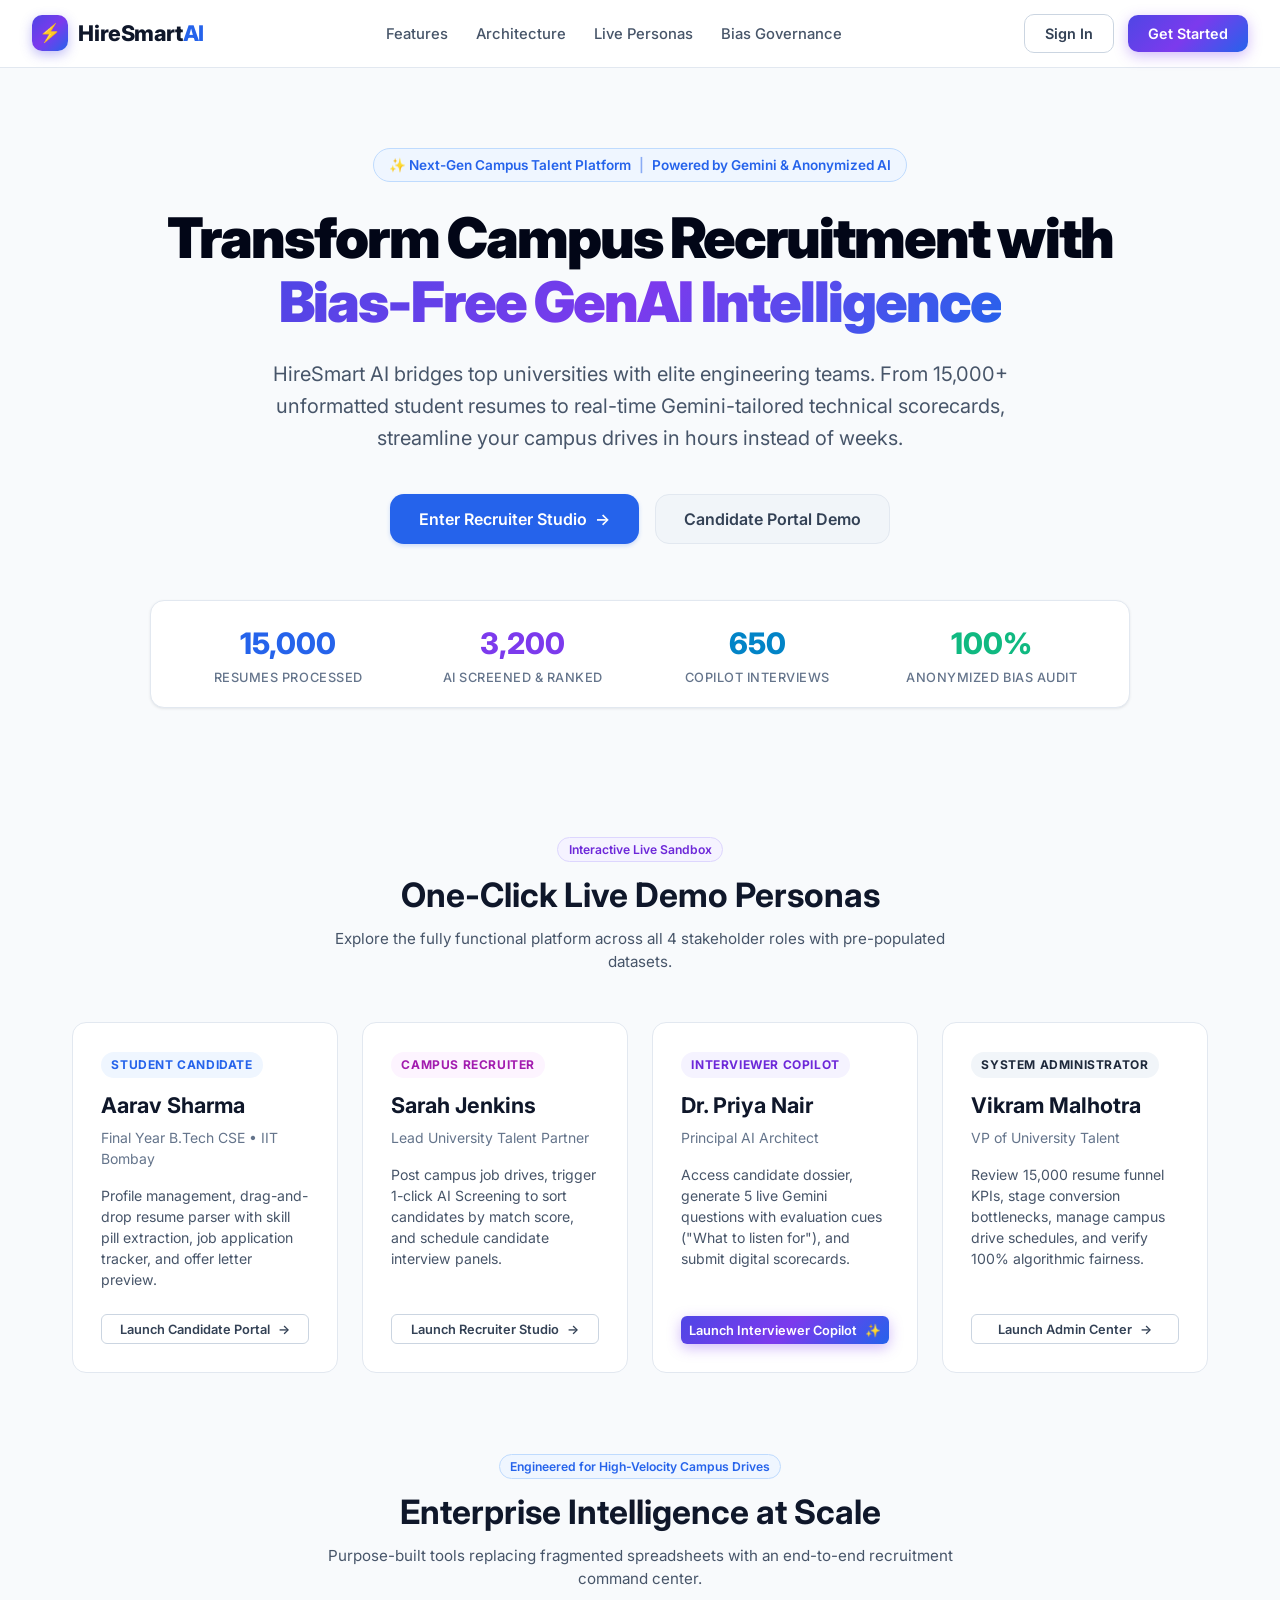
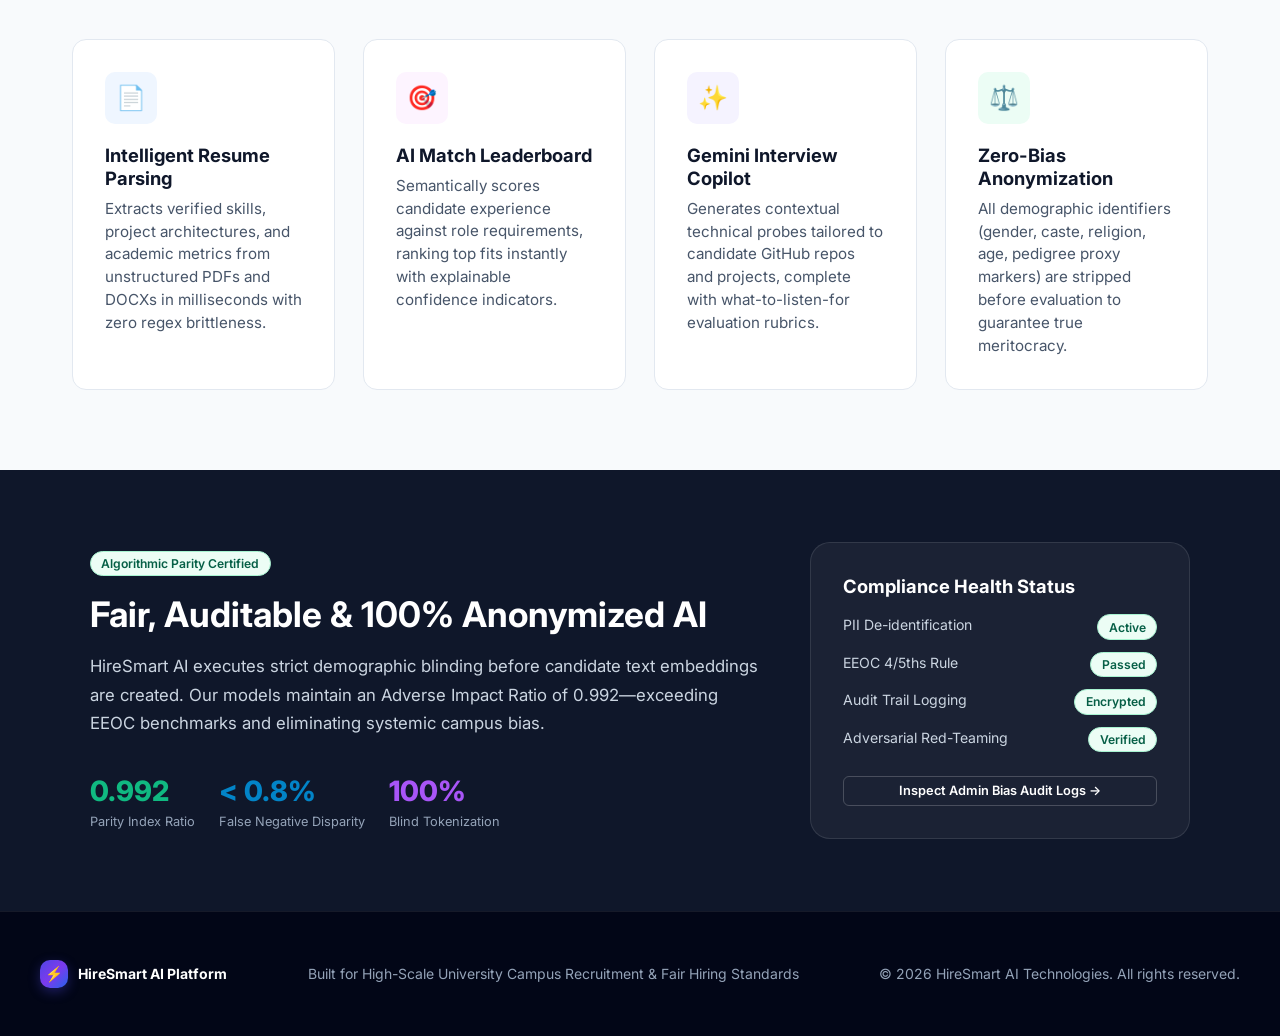
<file: frontend/index.html>
<!DOCTYPE html>
<html lang="en">
<head>
  <meta charset="UTF-8">
  <meta name="viewport" content="width=device-width, initial-scale=1.0">
  <title>HireSmart AI – Campus Hiring & GenAI Recruitment Platform</title>
  <link rel="stylesheet" href="css/styles.css">
  <link rel="preconnect" href="https://fonts.googleapis.com">
  <link rel="preconnect" href="https://fonts.gstatic.com" crossorigin>
  <link href="https://fonts.googleapis.com/css2?family=Inter:wght@400;500;600;700;800;900&display=swap" rel="stylesheet">
  <style>
    /* Specific auth modal tab and pill styling */
    .auth-tab-bar {
      display: flex;
      border-bottom: 1px solid var(--slate-200);
      margin-bottom: 1.5rem;
    }
    .auth-tab-btn {
      flex: 1;
      padding: 0.85rem 1rem;
      background: none;
      border: none;
      border-bottom: 2px solid transparent;
      font-weight: 600;
      color: var(--slate-500);
      cursor: pointer;
      transition: all var(--transition-fast);
      text-align: center;
    }
    .auth-tab-btn.active {
      color: var(--primary);
      border-bottom-color: var(--primary);
    }
    .role-switcher-group {
      display: grid;
      grid-template-columns: repeat(4, 1fr);
      gap: 0.5rem;
      margin-bottom: 1.5rem;
    }
    .role-switcher-pill {
      background: var(--slate-100);
      border: 1px solid var(--slate-200);
      border-radius: var(--radius-md);
      padding: 0.5rem 0.25rem;
      text-align: center;
      font-size: 0.78rem;
      font-weight: 600;
      color: var(--slate-600);
      cursor: pointer;
      transition: all var(--transition-fast);
    }
    .role-switcher-pill:hover {
      background: var(--slate-200);
      color: var(--slate-900);
    }
    .role-switcher-pill.active {
      background: var(--primary-light);
      border-color: var(--primary-border);
      color: var(--primary);
    }
  </style>
</head>
<body>

  <!-- Landing Navigation -->
  <header class="landing-nav">
    <a href="index.html" class="brand-logo">
      <div class="brand-icon">⚡</div>
      <span>HireSmart<span style="color: var(--primary);">AI</span></span>
    </a>
    <ul class="nav-links">
      <li><a href="#features">Features</a></li>
      <li><a href="#how-it-works">Architecture</a></li>
      <li><a href="#quick-launch">Live Personas</a></li>
      <li><a href="#compliance">Bias Governance</a></li>
    </ul>
    <div class="nav-actions">
      <button class="btn btn-outline" onclick="HireSmartAuth.openAuthModal('candidate', 'login')">Sign In</button>
      <button class="btn btn-ai" onclick="HireSmartAuth.openAuthModal('recruiter', 'register')">Get Started</button>
    </div>
  </header>

  <!-- Hero Section -->
  <main>
    <section class="hero-section">
      <div class="hero-pill">
        <span>✨ Next-Gen Campus Talent Platform</span>
        <span style="opacity: 0.5;">|</span>
        <span>Powered by Gemini & Anonymized AI</span>
      </div>
      <h1 class="hero-title">
        Transform Campus Recruitment with <br>
        <span class="hero-gradient-text">Bias-Free GenAI Intelligence</span>
      </h1>
      <p class="hero-subtitle">
        HireSmart AI bridges top universities with elite engineering teams. From 15,000+ unformatted student resumes to real-time Gemini-tailored technical scorecards, streamline your campus drives in hours instead of weeks.
      </p>

      <div class="hero-cta-group">
        <button class="btn btn-primary btn-lg" onclick="HireSmartAuth.openAuthModal('recruiter', 'login')">
          <span>Enter Recruiter Studio</span>
          <span>→</span>
        </button>
        <button class="btn btn-secondary btn-lg" onclick="HireSmartAuth.openAuthModal('candidate', 'login')">
          <span>Candidate Portal Demo</span>
        </button>
      </div>

      <!-- Live Synthetic Funnel Metrics Ticker -->
      <div class="ticker-strip">
        <div class="ticker-item">
          <div class="ticker-value" style="color: var(--primary);">15,000</div>
          <div class="ticker-label">Resumes Processed</div>
        </div>
        <div class="ticker-item">
          <div class="ticker-value" style="color: #7c3aed;">3,200</div>
          <div class="ticker-label">AI Screened & Ranked</div>
        </div>
        <div class="ticker-item">
          <div class="ticker-value" style="color: var(--info);">650</div>
          <div class="ticker-label">Copilot Interviews</div>
        </div>
        <div class="ticker-item">
          <div class="ticker-value" style="color: var(--success);">100%</div>
          <div class="ticker-label">Anonymized Bias Audit</div>
        </div>
      </div>
    </section>

    <!-- Quick Launch Role Cards Section -->
    <section id="quick-launch" class="features-container">
      <div class="section-header">
        <div class="badge badge-purple" style="margin-bottom: 0.75rem;">Interactive Live Sandbox</div>
        <h2>One-Click Live Demo Personas</h2>
        <p>Explore the fully functional platform across all 4 stakeholder roles with pre-populated datasets.</p>
      </div>

      <div class="quick-launch-grid">
        <!-- Candidate Card -->
        <div class="role-card" onclick="HireSmartAuth.loginAs('candidate')">
          <div>
            <span class="role-badge" style="background: var(--primary-light); color: var(--primary);">Student Candidate</span>
            <h3 style="margin-bottom: 0.5rem;">Aarav Sharma</h3>
            <p class="text-sm text-muted" style="margin-bottom: 1rem;">Final Year B.Tech CSE • IIT Bombay</p>
            <p style="font-size: 0.88rem; margin-bottom: 1.5rem;">
              Profile management, drag-and-drop resume parser with skill pill extraction, job application tracker, and offer letter preview.
            </p>
          </div>
          <button class="btn btn-outline btn-sm" style="width: 100%;">
            <span>Launch Candidate Portal</span>
            <span>→</span>
          </button>
        </div>

        <!-- Recruiter Card -->
        <div class="role-card" onclick="HireSmartAuth.loginAs('recruiter')">
          <div>
            <span class="role-badge" style="background: #fdf4ff; color: #a21caf;">Campus Recruiter</span>
            <h3 style="margin-bottom: 0.5rem;">Sarah Jenkins</h3>
            <p class="text-sm text-muted" style="margin-bottom: 1rem;">Lead University Talent Partner</p>
            <p style="font-size: 0.88rem; margin-bottom: 1.5rem;">
              Post campus job drives, trigger 1-click AI Screening to sort candidates by match score, and schedule candidate interview panels.
            </p>
          </div>
          <button class="btn btn-outline btn-sm" style="width: 100%;">
            <span>Launch Recruiter Studio</span>
            <span>→</span>
          </button>
        </div>

        <!-- Interviewer Card -->
        <div class="role-card" onclick="HireSmartAuth.loginAs('interviewer')">
          <div>
            <span class="role-badge" style="background: var(--ai-purple-light); color: var(--ai-purple-text);">Interviewer Copilot</span>
            <h3 style="margin-bottom: 0.5rem;">Dr. Priya Nair</h3>
            <p class="text-sm text-muted" style="margin-bottom: 1rem;">Principal AI Architect</p>
            <p style="font-size: 0.88rem; margin-bottom: 1.5rem;">
              Access candidate dossier, generate 5 live Gemini questions with evaluation cues ("What to listen for"), and submit digital scorecards.
            </p>
          </div>
          <button class="btn btn-ai btn-sm" style="width: 100%;">
            <span>Launch Interviewer Copilot</span>
            <span>✨</span>
          </button>
        </div>

        <!-- Admin Card -->
        <div class="role-card" onclick="HireSmartAuth.loginAs('admin')">
          <div>
            <span class="role-badge" style="background: var(--slate-100); color: var(--slate-800);">System Administrator</span>
            <h3 style="margin-bottom: 0.5rem;">Vikram Malhotra</h3>
            <p class="text-sm text-muted" style="margin-bottom: 1rem;">VP of University Talent</p>
            <p style="font-size: 0.88rem; margin-bottom: 1.5rem;">
              Review 15,000 resume funnel KPIs, stage conversion bottlenecks, manage campus drive schedules, and verify 100% algorithmic fairness.
            </p>
          </div>
          <button class="btn btn-outline btn-sm" style="width: 100%;">
            <span>Launch Admin Center</span>
            <span>→</span>
          </button>
        </div>
      </div>
    </section>

    <!-- Platform Features Grid -->
    <section id="features" class="features-container">
      <div class="section-header">
        <div class="badge badge-primary" style="margin-bottom: 0.75rem;">Engineered for High-Velocity Campus Drives</div>
        <h2>Enterprise Intelligence at Scale</h2>
        <p>Purpose-built tools replacing fragmented spreadsheets with an end-to-end recruitment command center.</p>
      </div>

      <div class="feature-grid">
        <div class="feature-card">
          <div class="feature-icon-box" style="background: var(--primary-light); color: var(--primary);">📄</div>
          <h4 style="margin-bottom: 0.5rem;">Intelligent Resume Parsing</h4>
          <p>Extracts verified skills, project architectures, and academic metrics from unstructured PDFs and DOCXs in milliseconds with zero regex brittleness.</p>
        </div>

        <div class="feature-card">
          <div class="feature-icon-box" style="background: #fdf4ff; color: #a21caf;">🎯</div>
          <h4 style="margin-bottom: 0.5rem;">AI Match Leaderboard</h4>
          <p>Semantically scores candidate experience against role requirements, ranking top fits instantly with explainable confidence indicators.</p>
        </div>

        <div class="feature-card">
          <div class="feature-icon-box" style="background: var(--ai-purple-light); color: var(--ai-purple-text);">✨</div>
          <h4 style="margin-bottom: 0.5rem;">Gemini Interview Copilot</h4>
          <p>Generates contextual technical probes tailored to candidate GitHub repos and projects, complete with what-to-listen-for evaluation rubrics.</p>
        </div>

        <div class="feature-card">
          <div class="feature-icon-box" style="background: var(--success-light); color: var(--success-text);">⚖️</div>
          <h4 style="margin-bottom: 0.5rem;">Zero-Bias Anonymization</h4>
          <p>All demographic identifiers (gender, caste, religion, age, pedigree proxy markers) are stripped before evaluation to guarantee true meritocracy.</p>
        </div>
      </div>
    </section>

    <!-- Compliance & Trust Band -->
    <section id="compliance" style="background: var(--slate-900); color: white; padding: 4.5rem 2rem; margin-top: 2rem;">
      <div style="max-width: 1100px; margin: 0 auto; display: flex; align-items: center; justify-content: space-between; gap: 3rem; flex-wrap: wrap;">
        <div style="flex: 1; min-width: 320px;">
          <div class="badge badge-success" style="margin-bottom: 1rem;">Algorithmic Parity Certified</div>
          <h2 style="color: white; margin-bottom: 1rem; font-size: 2.2rem;">Fair, Auditable & 100% Anonymized AI</h2>
          <p style="color: var(--slate-300); line-height: 1.7; font-size: 1.05rem;">
            HireSmart AI executes strict demographic blinding before candidate text embeddings are created. Our models maintain an Adverse Impact Ratio of 0.992—exceeding EEOC benchmarks and eliminating systemic campus bias.
          </p>
          <div style="display: flex; gap: 1.5rem; margin-top: 2rem;">
            <div>
              <div style="font-size: 1.75rem; font-weight: 800; color: var(--success);">0.992</div>
              <div style="font-size: 0.8rem; color: var(--slate-400);">Parity Index Ratio</div>
            </div>
            <div>
              <div style="font-size: 1.75rem; font-weight: 800; color: var(--info);">&lt; 0.8%</div>
              <div style="font-size: 0.8rem; color: var(--slate-400);">False Negative Disparity</div>
            </div>
            <div>
              <div style="font-size: 1.75rem; font-weight: 800; color: #a855f7;">100%</div>
              <div style="font-size: 0.8rem; color: var(--slate-400);">Blind Tokenization</div>
            </div>
          </div>
        </div>
        <div style="background: rgba(255, 255, 255, 0.05); border: 1px solid rgba(255, 255, 255, 0.1); border-radius: var(--radius-xl); padding: 2rem; width: 380px;">
          <h4 style="color: white; margin-bottom: 1rem;">Compliance Health Status</h4>
          <div style="display: flex; flex-direction: column; gap: 0.75rem; font-size: 0.88rem;">
            <div style="display: flex; justify-content: space-between; color: var(--slate-300);">
              <span>PII De-identification</span>
              <span class="badge badge-success">Active</span>
            </div>
            <div style="display: flex; justify-content: space-between; color: var(--slate-300);">
              <span>EEOC 4/5ths Rule</span>
              <span class="badge badge-success">Passed</span>
            </div>
            <div style="display: flex; justify-content: space-between; color: var(--slate-300);">
              <span>Audit Trail Logging</span>
              <span class="badge badge-success">Encrypted</span>
            </div>
            <div style="display: flex; justify-content: space-between; color: var(--slate-300);">
              <span>Adversarial Red-Teaming</span>
              <span class="badge badge-success">Verified</span>
            </div>
          </div>
          <button class="btn btn-outline btn-sm" style="width: 100%; margin-top: 1.5rem; color: white; border-color: rgba(255, 255, 255, 0.2);" onclick="HireSmartAuth.loginAs('admin')">
            Inspect Admin Bias Audit Logs →
          </button>
        </div>
      </div>
    </section>
  </main>

  <!-- Footer -->
  <footer style="background: var(--slate-950); border-top: 1px solid rgba(255, 255, 255, 0.08); padding: 3rem 2rem; color: var(--slate-400); font-size: 0.875rem;">
    <div style="max-width: 1200px; margin: 0 auto; display: flex; justify-content: space-between; align-items: center; flex-wrap: wrap; gap: 1.5rem;">
      <div style="display: flex; align-items: center; gap: 0.65rem;">
        <div class="brand-icon" style="width: 28px; height: 28px; font-size: 0.9rem;">⚡</div>
        <span style="color: white; font-weight: 700;">HireSmart AI Platform</span>
      </div>
      <div>
        <span>Built for High-Scale University Campus Recruitment & Fair Hiring Standards</span>
      </div>
      <div>
        <span>© 2026 HireSmart AI Technologies. All rights reserved.</span>
      </div>
    </div>
  </footer>

  <!-- Unified Auth Modal -->
  <div id="auth-modal" class="modal-backdrop">
    <div class="modal-dialog">
      <div class="modal-header">
        <h3 class="modal-title">Access HireSmart AI</h3>
        <button class="btn-modal-close" onclick="HireSmartAuth.closeAuthModal()">&times;</button>
      </div>

      <div class="modal-body">
        <!-- Auth Tabs: Login vs Register -->
        <div class="auth-tab-bar">
          <button id="tab-btn-login" class="auth-tab-btn active" onclick="HireSmartAuth.switchAuthTab('login')">Sign In</button>
          <button id="tab-btn-register" class="auth-tab-btn" onclick="HireSmartAuth.switchAuthTab('register')">Register New Account</button>
        </div>

        <!-- Role Quick Switcher Buttons -->
        <div style="margin-bottom: 0.5rem;">
          <span class="form-label" style="font-size: 0.8rem; margin-bottom: 0.35rem;">Select Role Persona:</span>
          <div class="role-switcher-group">
            <button type="button" class="role-switcher-pill active" data-role="candidate" onclick="HireSmartAuth.setAuthRole('candidate')">Candidate</button>
            <button type="button" class="role-switcher-pill" data-role="recruiter" onclick="HireSmartAuth.setAuthRole('recruiter')">Recruiter</button>
            <button type="button" class="role-switcher-pill" data-role="interviewer" onclick="HireSmartAuth.setAuthRole('interviewer')">Interviewer</button>
            <button type="button" class="role-switcher-pill" data-role="admin" onclick="HireSmartAuth.setAuthRole('admin')">Admin</button>
          </div>
        </div>

        <!-- Login Form Panel -->
        <form id="auth-login-panel" onsubmit="HireSmartAuth.handleLoginSubmit(event)">
          <div class="form-group">
            <label class="form-label">Role Category</label>
            <select id="auth-role-select" class="form-control" onchange="HireSmartAuth.setAuthRole(this.value)">
              <option value="candidate">Candidate (Student Portal)</option>
              <option value="recruiter">Recruiter (Studio & Leaderboard)</option>
              <option value="interviewer">Interviewer (Gemini Copilot & Scorecard)</option>
              <option value="admin">Admin (Funnel Analytics & Bias Audit)</option>
            </select>
          </div>

          <div class="form-group">
            <label class="form-label">Email Address</label>
            <input type="email" id="auth-email-input" class="form-control" required value="aarav.sharma@campus.iitb.ac.in">
          </div>

          <div class="form-group">
            <div style="display: flex; justify-content: space-between;">
              <label class="form-label">Password</label>
              <span class="text-xs text-muted">Demo mode: any password</span>
            </div>
            <input type="password" id="auth-password-input" class="form-control" required value="••••••••••••">
          </div>

          <button type="submit" class="btn btn-primary" style="width: 100%; margin-top: 1rem; padding: 0.8rem;">
            <span>Sign In to Dashboard</span>
            <span>→</span>
          </button>

          <div style="text-align: center; margin-top: 1rem;">
            <button type="button" class="btn btn-outline btn-sm" onclick="HireSmartAuth.setAuthRole(document.getElementById('auth-role-select').value)">
              <span>⚡ Load Demo Persona Credentials</span>
            </button>
          </div>
        </form>

        <!-- Register Form Panel -->
        <form id="auth-register-panel" style="display: none;" onsubmit="HireSmartAuth.handleRegisterSubmit(event)">
          <div class="form-group">
            <label class="form-label">Full Name</label>
            <input type="text" id="reg-name-input" class="form-control" placeholder="e.g. Maya Iyer" required>
          </div>

          <div class="form-group">
            <label class="form-label">Email Address</label>
            <input type="email" id="reg-email-input" class="form-control" placeholder="maya.iyer@campus.ac.in" required>
          </div>

          <div class="form-group">
            <label class="form-label">Select Role</label>
            <select id="reg-role-select" class="form-control" onchange="HireSmartAuth.setAuthRole(this.value)">
              <option value="candidate">Candidate (Student)</option>
              <option value="recruiter">Campus Recruiter</option>
              <option value="interviewer">Technical Interviewer</option>
              <option value="admin">Talent Administrator</option>
            </select>
          </div>

          <div class="form-group">
            <label class="form-label">Create Password</label>
            <input type="password" id="reg-password-input" class="form-control" placeholder="Create a password" required value="Password123!">
          </div>

          <button type="submit" class="btn btn-ai" style="width: 100%; margin-top: 1rem; padding: 0.8rem;">
            <span>Create Account & Launch Portal</span>
            <span>✨</span>
          </button>
        </form>
      </div>
    </div>
  </div>

  <!-- Scripts -->
  <script src="js/mock_data.js"></script>
  <script src="js/auth.js"></script>
</body>
</html>
</file>
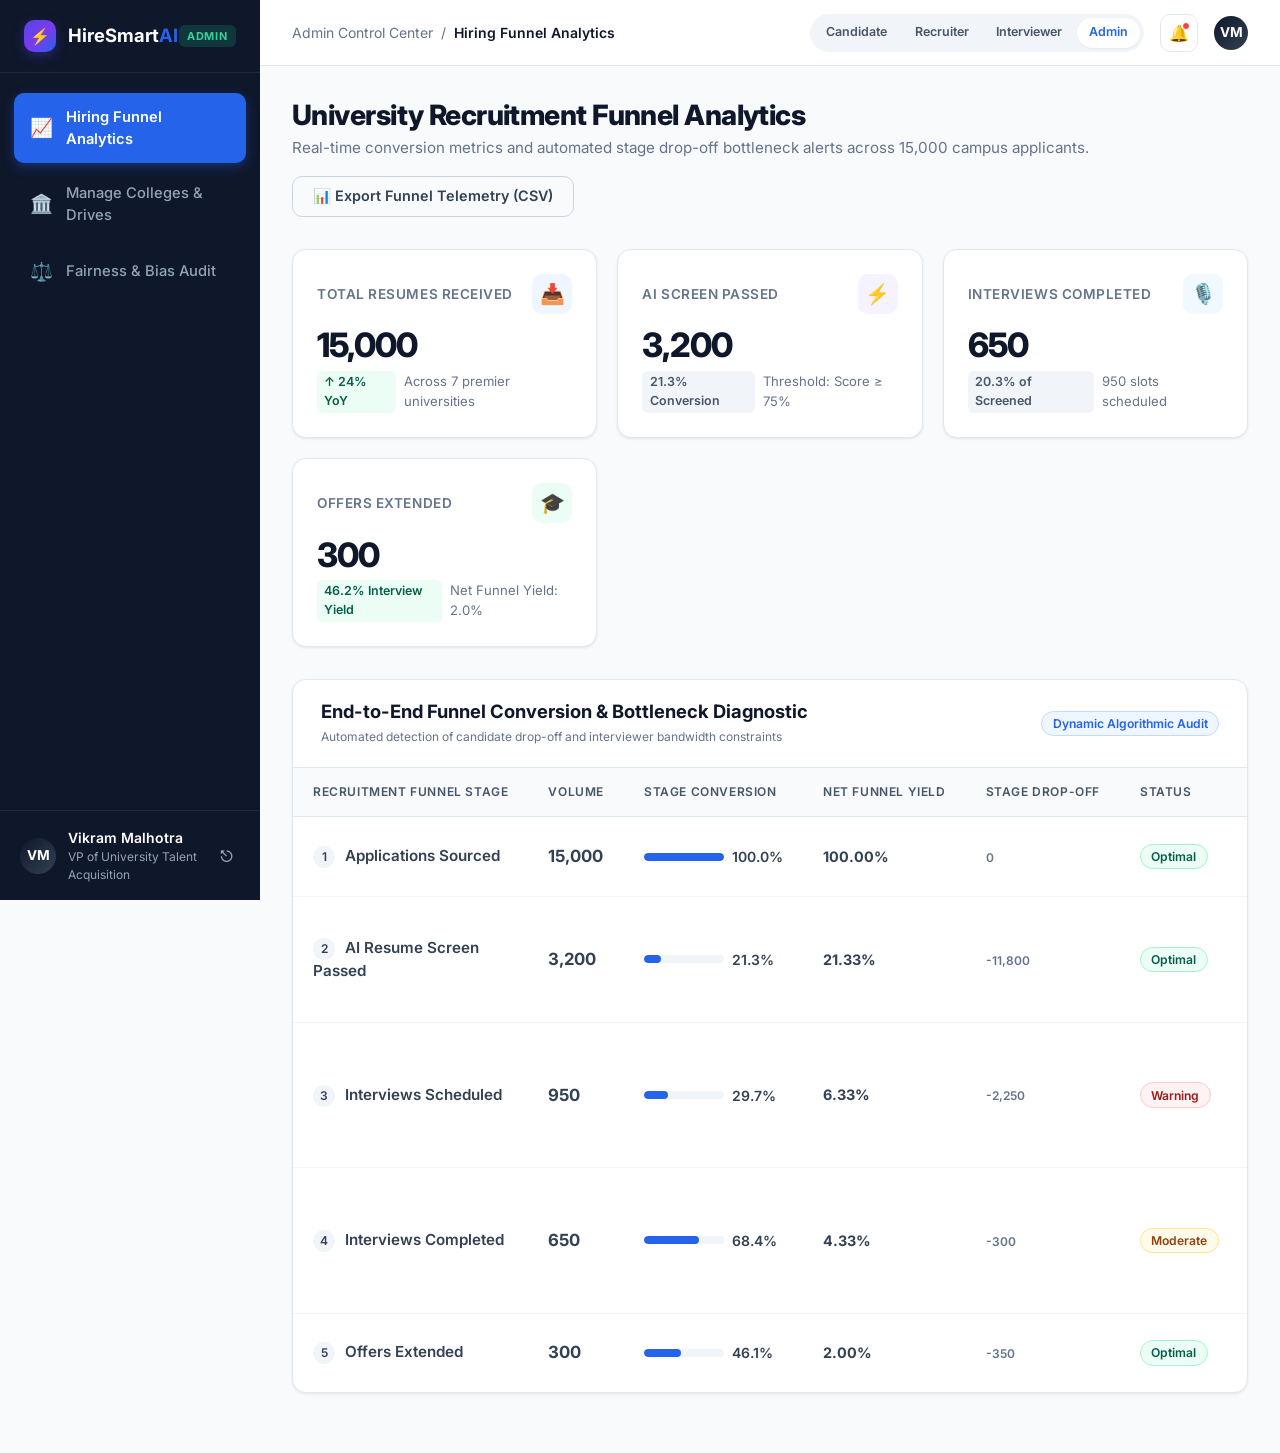
<file: frontend/admin.html>
<!DOCTYPE html>
<html lang="en">
<head>
  <meta charset="UTF-8">
  <meta name="viewport" content="width=device-width, initial-scale=1.0">
  <title>Admin Control Center – HireSmart AI</title>
  <link rel="stylesheet" href="css/styles.css">
  <link rel="preconnect" href="https://fonts.googleapis.com">
  <link rel="preconnect" href="https://fonts.gstatic.com" crossorigin>
  <link href="https://fonts.googleapis.com/css2?family=Inter:wght@400;500;600;700;800;900&display=swap" rel="stylesheet">
</head>
<body>

  <div class="app-container">
    <!-- Sidebar -->
    <aside class="app-sidebar">
      <div class="sidebar-header">
        <a href="index.html" class="sidebar-brand">
          <div class="brand-icon" style="width: 32px; height: 32px; font-size: 1rem;">⚡</div>
          <span>HireSmart<span style="color: var(--primary);">AI</span></span>
        </a>
        <span class="sidebar-portal-tag" style="background: rgba(16, 185, 129, 0.2); color: #34d399;">Admin</span>
      </div>

      <ul class="sidebar-nav">
        <li class="sidebar-nav-item active" data-tab="analytics">
          <span class="nav-icon">📈</span>
          <span class="nav-label">Hiring Funnel Analytics</span>
        </li>
        <li class="sidebar-nav-item" data-tab="colleges">
          <span class="nav-icon">🏛️</span>
          <span class="nav-label">Manage Colleges & Drives</span>
        </li>
        <li class="sidebar-nav-item" data-tab="fairness">
          <span class="nav-icon">⚖️</span>
          <span class="nav-label">Fairness & Bias Audit</span>
        </li>
      </ul>

      <div class="sidebar-footer">
        <div class="sidebar-user">
          <div class="user-avatar dashboard-user-avatar" style="background: linear-gradient(135deg, #0f172a, #334155);">VM</div>
          <div class="user-details">
            <div class="user-name dashboard-user-name">Vikram Malhotra</div>
            <div class="user-role-label dashboard-user-role">VP University Talent</div>
          </div>
        </div>
        <button class="btn-sidebar-logout" onclick="HireSmartAuth.logout()" title="Sign Out">⎋</button>
      </div>
    </aside>

    <!-- Main Content -->
    <div class="app-main">
      <!-- Top Header -->
      <header class="app-header">
        <div class="header-left">
          <button class="sidebar-toggle-btn" aria-label="Toggle Navigation">☰</button>
          <div class="breadcrumb-trail">
            <span>Admin Control Center</span>
            <span>/</span>
            <span class="breadcrumb-active">Hiring Funnel Analytics</span>
          </div>
        </div>

        <div class="header-right">
          <!-- Role Quick Switcher -->
          <div class="header-quick-switch">
            <a href="candidate.html" class="quick-switch-item" data-role="candidate">Candidate</a>
            <a href="recruiter.html" class="quick-switch-item" data-role="recruiter">Recruiter</a>
            <a href="interviewer.html" class="quick-switch-item" data-role="interviewer">Interviewer</a>
            <a href="admin.html" class="quick-switch-item active" data-role="admin">Admin</a>
          </div>

          <button class="header-btn-icon" title="Notifications">
            <span>🔔</span>
            <span class="badge-unread-dot"></span>
          </button>

          <div class="user-avatar dashboard-user-avatar" style="width: 34px; height: 34px; background: linear-gradient(135deg, #0f172a, #334155);">VM</div>
        </div>
      </header>

      <!-- Page Body -->
      <main class="page-body">

        <!-- ==========================================
             TAB 1: HIRING FUNNEL ANALYTICS
             ========================================== -->
        <section class="tab-content active" data-tab-content="analytics">
          <div class="page-header-row">
            <div>
              <h1 class="page-title">University Recruitment Funnel Analytics</h1>
              <p class="page-subtitle">Real-time conversion metrics and automated stage drop-off bottleneck alerts across 15,000 campus applicants.</p>
            </div>
            <div style="display: flex; gap: 0.5rem;">
              <button class="btn btn-outline" onclick="AdminApp.exportFunnelReport()">
                <span>📊 Export Funnel Telemetry (CSV)</span>
              </button>
            </div>
          </div>

          <!-- Top 4 KPI Metric Cards -->
          <div class="stat-grid">
            <div class="stat-card">
              <div class="stat-card-header">
                <span class="stat-card-title">Total Resumes Received</span>
                <div class="stat-icon" style="background: var(--primary-light); color: var(--primary);">📥</div>
              </div>
              <div id="kpi-total-resumes" class="stat-value">15,000</div>
              <div class="stat-meta">
                <span class="trend-badge trend-up">↑ 24% YoY</span>
                <span>Across 7 premier universities</span>
              </div>
            </div>

            <div class="stat-card">
              <div class="stat-card-header">
                <span class="stat-card-title">AI Screen Passed</span>
                <div class="stat-icon" style="background: var(--ai-purple-light); color: var(--ai-purple-text);">⚡</div>
              </div>
              <div id="kpi-ai-screen" class="stat-value">3,200</div>
              <div class="stat-meta">
                <span class="trend-badge trend-neutral">21.3% Conversion</span>
                <span>Threshold: Score &ge; 75%</span>
              </div>
            </div>

            <div class="stat-card">
              <div class="stat-card-header">
                <span class="stat-card-title">Interviews Completed</span>
                <div class="stat-icon" style="background: var(--info-light); color: var(--info-text);">🎙️</div>
              </div>
              <div id="kpi-interviews" class="stat-value">650</div>
              <div class="stat-meta">
                <span class="trend-badge trend-neutral">20.3% of Screened</span>
                <span>950 slots scheduled</span>
              </div>
            </div>

            <div class="stat-card">
              <div class="stat-card-header">
                <span class="stat-card-title">Offers Extended</span>
                <div class="stat-icon" style="background: var(--success-light); color: var(--success-text);">🎓</div>
              </div>
              <div id="kpi-offers" class="stat-value">300</div>
              <div class="stat-meta">
                <span class="trend-badge trend-up">46.2% Interview Yield</span>
                <span>Net Funnel Yield: 2.0%</span>
              </div>
            </div>
          </div>

          <!-- Funnel Drop-off Table with Bottleneck Alerts -->
          <div class="card">
            <div class="card-header">
              <div>
                <h3 class="card-title">End-to-End Funnel Conversion & Bottleneck Diagnostic</h3>
                <span class="text-xs text-muted">Automated detection of candidate drop-off and interviewer bandwidth constraints</span>
              </div>
              <span class="badge badge-primary">Dynamic Algorithmic Audit</span>
            </div>

            <div class="table-responsive">
              <table class="data-table">
                <thead>
                  <tr>
                    <th>Recruitment Funnel Stage</th>
                    <th>Volume</th>
                    <th>Stage Conversion</th>
                    <th>Net Funnel Yield</th>
                    <th>Stage Drop-off</th>
                    <th>Status</th>
                    <th>Automated Bottleneck Alert</th>
                  </tr>
                </thead>
                <tbody id="funnel-stages-table-body">
                  <!-- Populated dynamically via AdminApp.renderFunnelTable() -->
                </tbody>
              </table>
            </div>
          </div>
        </section>

        <!-- ==========================================
             TAB 2: MANAGE COLLEGES & DRIVES
             ========================================== -->
        <section class="tab-content" data-tab-content="colleges">
          <div class="page-header-row">
            <div>
              <h1 class="page-title">Campus Drives & Institutional Partnerships</h1>
              <p class="page-subtitle">Coordinate multi-campus recruitment calendars, drive logistics, and registered student batches.</p>
            </div>
            <button class="btn btn-primary" onclick="AdminApp.openAddCollegeModal()">
              <span>🏛️ Add College Drive</span>
            </button>
          </div>

          <div class="card">
            <div class="card-header">
              <h3 class="card-title">Accredited University Drives (2026 Batch)</h3>
              <span class="badge badge-success">7 Partner Institutes</span>
            </div>
            <div class="table-responsive">
              <table class="data-table">
                <thead>
                  <tr>
                    <th>College Name & Registration</th>
                    <th>Institutional Tier</th>
                    <th>Target Batch</th>
                    <th>Drive Date</th>
                    <th>Talent Partner</th>
                    <th>Status</th>
                    <th>Actions</th>
                  </tr>
                </thead>
                <tbody id="colleges-table-body">
                  <!-- Populated by AdminApp.renderCollegesTable() -->
                </tbody>
              </table>
            </div>
          </div>
        </section>

        <!-- ==========================================
             TAB 3: FAIRNESS & BIAS AUDIT
             ========================================== -->
        <section class="tab-content" data-tab-content="fairness">
          <div class="page-header-row">
            <div>
              <h1 class="page-title">Algorithmic Fairness, Diversity & Bias Audit</h1>
              <p class="page-subtitle">Continuous automated verification guaranteeing candidate evaluation operates with 100% anonymization and demographic blinding.</p>
            </div>
            <button id="btn-reaudit" class="btn btn-ai" onclick="AdminApp.triggerAlgorithmicReAudit()">
              <span>🛡️ Run Live Adversarial Audit</span>
            </button>
          </div>

          <!-- Comprehensive Fairness Verification Card -->
          <div class="card" style="border-left: 4px solid var(--success); background: linear-gradient(to right, #ffffff, #f0fdf4);">
            <div class="card-header" style="background: transparent;">
              <div style="display: flex; align-items: center; gap: 0.75rem;">
                <div style="width: 44px; height: 44px; border-radius: var(--radius-full); background: var(--success-light); color: var(--success); display: flex; align-items: center; justify-content: center; font-size: 1.5rem;">⚖️</div>
                <div>
                  <h3 class="card-title" style="color: var(--success-text);">100% Anonymization Engine Active</h3>
                  <span class="text-xs text-muted">Zero-tolerance demographic token masking enforced before semantic embedding generation.</span>
                </div>
              </div>
              <span class="badge badge-success">EEOC Four-Fifths Compliant</span>
            </div>
            <div class="card-body">
              <p style="color: var(--slate-700); font-size: 0.95rem; line-height: 1.6; margin-bottom: 1.5rem;">
                All demographic markers—including <strong>Candidate Gender, Caste, Religion, Parental Pedigree, Residential Pincodes, Photos, and Age</strong>—are programmatically stripped from candidate dossiers prior to LLM scoring and vector embeddings. Candidate rankings are derived exclusively from verified technical competencies, open-source project commits, and system architecture evaluations.
              </p>

              <!-- Parity Metrics Grid -->
              <div class="form-row" style="background: white; border: 1px solid var(--slate-200); border-radius: var(--radius-md); padding: 1.25rem;">
                <div>
                  <span class="text-xs text-muted" style="display: block;">Adverse Impact Parity Ratio</span>
                  <span class="font-bold text-success" style="font-size: 1.5rem;">0.992</span>
                  <div class="text-xs text-muted">Legal benchmark &ge; 0.80</div>
                </div>
                <div>
                  <span class="text-xs text-muted" style="display: block;">Protected Group Pass Variance</span>
                  <span class="font-bold text-primary" style="font-size: 1.5rem;">&lt; 1.2%</span>
                  <div class="text-xs text-muted">Within statistical parity envelope</div>
                </div>
                <div>
                  <span class="text-xs text-muted" style="display: block;">False Negative Disparity</span>
                  <span class="font-bold text-slate-800" style="font-size: 1.5rem;">0.8%</span>
                  <div class="text-xs text-muted">Across all college tiers</div>
                </div>
                <div>
                  <span class="text-xs text-muted" style="display: block;">PII Masking Integrity</span>
                  <span class="font-bold text-success" style="font-size: 1.5rem;">100%</span>
                  <div class="text-xs text-muted">Zero demographic leaks detected</div>
                </div>
              </div>
            </div>
          </div>

          <!-- Audit Logs Table -->
          <div class="card">
            <div class="card-header">
              <h3 class="card-title">Verifiable Algorithmic Audit Trail</h3>
              <span class="badge badge-purple">Cryptographically Logged</span>
            </div>
            <div class="table-responsive">
              <table class="data-table">
                <thead>
                  <tr>
                    <th>Timestamp (IST)</th>
                    <th>Audit Verification Event</th>
                    <th>Diagnostic Scope & Details</th>
                    <th>Result Status</th>
                    <th>Auditor Authority</th>
                  </tr>
                </thead>
                <tbody id="bias-audit-table-body">
                  <!-- Populated by AdminApp.renderAuditLogs() -->
                </tbody>
              </table>
            </div>
          </div>
        </section>

      </main>
    </div>
  </div>

  <!-- Add College Drive Modal -->
  <div id="add-college-modal" class="modal-backdrop">
    <div class="modal-dialog">
      <div class="modal-header">
        <h3 class="modal-title">Register New Campus Placement Drive</h3>
        <button class="btn-modal-close" onclick="AdminApp.closeAddCollegeModal()">&times;</button>
      </div>
      <form id="add-college-form" onsubmit="AdminApp.handleAddCollegeSubmit(event)">
        <div class="modal-body">
          <div class="form-group">
            <label class="form-label">University / College Full Name</label>
            <input type="text" id="new-col-name" class="form-control" placeholder="e.g. National Institute of Technology Karnataka (NITK)" required>
          </div>

          <div class="form-row">
            <div class="form-group">
              <label class="form-label">Institutional Tier</label>
              <select id="new-col-tier" class="form-control">
                <option value="Tier 1">Tier 1 (IIT / BITS / Top NIT)</option>
                <option value="Tier 2">Tier 2 (State Premier / Central)</option>
                <option value="Tier 3">Tier 3 (Accredited Engineering)</option>
              </select>
            </div>
            <div class="form-group">
              <label class="form-label">Target Batch Year</label>
              <select id="new-col-batch" class="form-control">
                <option value="Batch 2026" selected>Batch 2026</option>
                <option value="Batch 2027">Batch 2027</option>
              </select>
            </div>
          </div>

          <div class="form-row">
            <div class="form-group">
              <label class="form-label">Drive Commencement Date</label>
              <input type="date" id="new-col-date" class="form-control" value="2026-11-28" required>
            </div>
            <div class="form-group">
              <label class="form-label">Estimated Registered Students</label>
              <input type="number" id="new-col-registered" class="form-control" value="1800" min="50" max="10000" required>
            </div>
          </div>

          <div class="form-group">
            <label class="form-label">Assigned Campus Talent Partner</label>
            <select id="new-col-lead" class="form-control">
              <option value="Sarah Jenkins">Sarah Jenkins (Lead University Partner)</option>
              <option value="Amitabh Sharma">Amitabh Sharma (Campus Operations Lead)</option>
              <option value="Kavita Menon">Kavita Menon (Regional Talent Manager)</option>
            </select>
          </div>
        </div>
        <div class="modal-footer">
          <button type="button" class="btn btn-secondary" onclick="AdminApp.closeAddCollegeModal()">Cancel</button>
          <button type="submit" class="btn btn-primary">
            <span>✓ Register Campus Drive</span>
          </button>
        </div>
      </form>
    </div>
  </div>

  <!-- Unified Auth Modal -->
  <div id="auth-modal" class="modal-backdrop">
    <div class="modal-dialog">
      <div class="modal-header">
        <h3 class="modal-title">Switch Persona</h3>
        <button class="btn-modal-close" onclick="HireSmartAuth.closeAuthModal()">&times;</button>
      </div>
      <div class="modal-body">
        <div style="display: flex; flex-direction: column; gap: 0.75rem;">
          <button class="btn btn-outline" onclick="HireSmartAuth.loginAs('candidate')">Candidate (Aarav Sharma)</button>
          <button class="btn btn-outline" onclick="HireSmartAuth.loginAs('recruiter')">Recruiter (Sarah Jenkins)</button>
          <button class="btn btn-outline" onclick="HireSmartAuth.loginAs('interviewer')">Interviewer (Dr. Priya Nair)</button>
          <button class="btn btn-outline" onclick="HireSmartAuth.loginAs('admin')">Admin (Vikram Malhotra)</button>
        </div>
      </div>
    </div>
  </div>

  <!-- Scripts -->
  <script src="js/mock_data.js"></script>
  <script src="js/auth.js"></script>
  <script src="js/admin.js"></script>
</body>
</html>
</file>
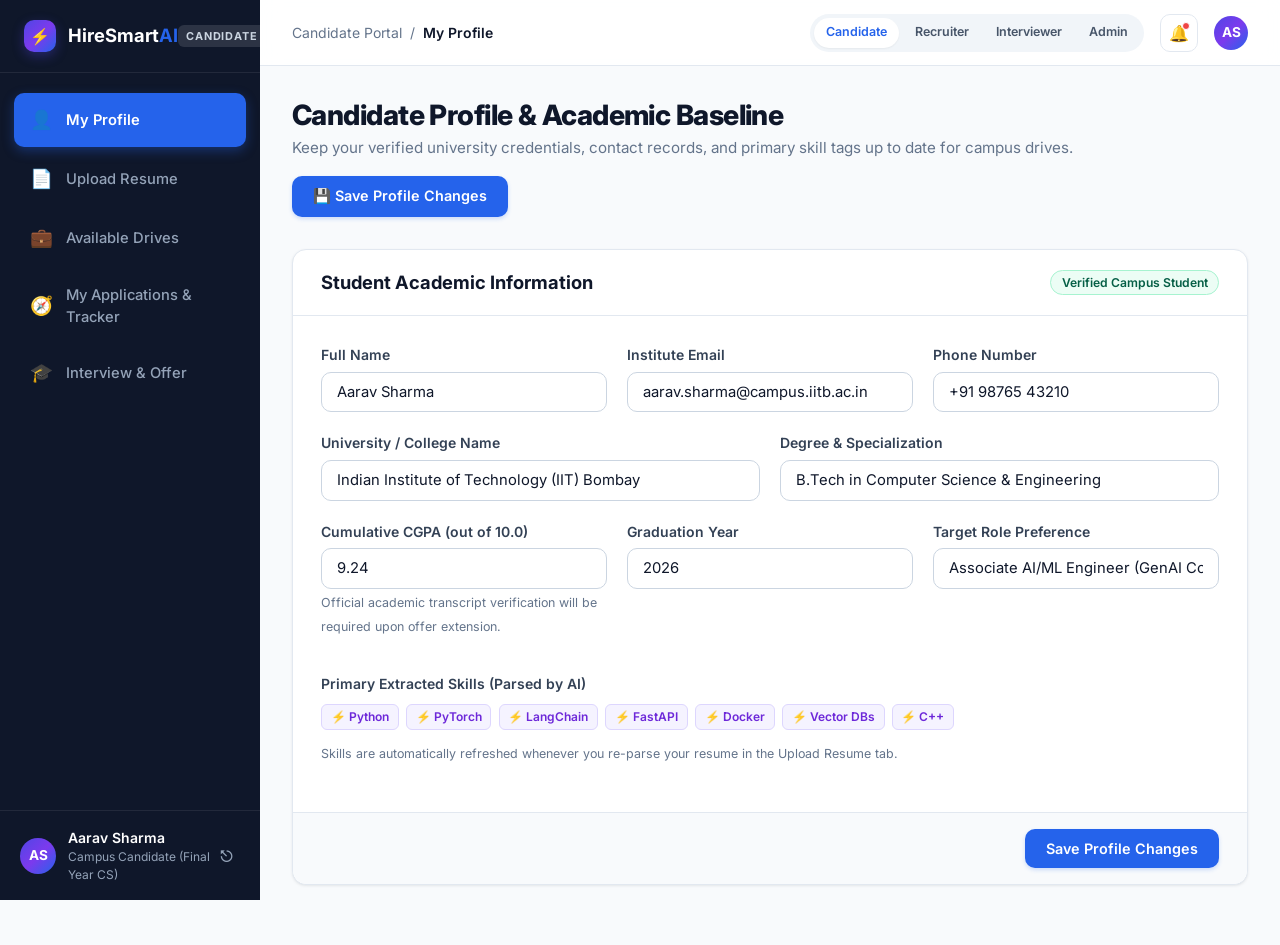
<file: frontend/candidate.html>
<!DOCTYPE html>
<html lang="en">
<head>
  <meta charset="UTF-8">
  <meta name="viewport" content="width=device-width, initial-scale=1.0">
  <title>Candidate Portal – HireSmart AI</title>
  <link rel="stylesheet" href="css/styles.css">
  <link rel="preconnect" href="https://fonts.googleapis.com">
  <link rel="preconnect" href="https://fonts.gstatic.com" crossorigin>
  <link href="https://fonts.googleapis.com/css2?family=Inter:wght@400;500;600;700;800;900&display=swap" rel="stylesheet">
</head>
<body>

  <div class="app-container">
    <!-- Sidebar Navigation -->
    <aside class="app-sidebar">
      <div class="sidebar-header">
        <a href="index.html" class="sidebar-brand">
          <div class="brand-icon" style="width: 32px; height: 32px; font-size: 1rem;">⚡</div>
          <span>HireSmart<span style="color: var(--primary);">AI</span></span>
        </a>
        <span class="sidebar-portal-tag">Candidate</span>
      </div>

      <ul class="sidebar-nav">
        <li class="sidebar-nav-item active" data-tab="profile">
          <span class="nav-icon">👤</span>
          <span class="nav-label">My Profile</span>
        </li>
        <li class="sidebar-nav-item" data-tab="upload">
          <span class="nav-icon">📄</span>
          <span class="nav-label">Upload Resume</span>
        </li>
        <li class="sidebar-nav-item" data-tab="drives">
          <span class="nav-icon">💼</span>
          <span class="nav-label">Available Drives</span>
        </li>
        <li class="sidebar-nav-item" data-tab="tracker">
          <span class="nav-icon">🧭</span>
          <span class="nav-label">My Applications & Tracker</span>
        </li>
        <li class="sidebar-nav-item" data-tab="offer">
          <span class="nav-icon">🎓</span>
          <span class="nav-label">Interview & Offer</span>
        </li>
      </ul>

      <div class="sidebar-footer">
        <div class="sidebar-user">
          <div class="user-avatar dashboard-user-avatar">AS</div>
          <div class="user-details">
            <div class="user-name dashboard-user-name">Aarav Sharma</div>
            <div class="user-role-label dashboard-user-role">IIT Bombay '26</div>
          </div>
        </div>
        <button class="btn-sidebar-logout" onclick="HireSmartAuth.logout()" title="Sign Out">⎋</button>
      </div>
    </aside>

    <!-- Main Content Shell -->
    <div class="app-main">
      <!-- Top Header -->
      <header class="app-header">
        <div class="header-left">
          <button class="sidebar-toggle-btn" aria-label="Toggle Navigation">☰</button>
          <div class="breadcrumb-trail">
            <span>Candidate Portal</span>
            <span>/</span>
            <span class="breadcrumb-active">My Profile</span>
          </div>
        </div>

        <div class="header-right">
          <!-- Role Quick Switcher -->
          <div class="header-quick-switch">
            <a href="candidate.html" class="quick-switch-item active" data-role="candidate">Candidate</a>
            <a href="recruiter.html" class="quick-switch-item" data-role="recruiter">Recruiter</a>
            <a href="interviewer.html" class="quick-switch-item" data-role="interviewer">Interviewer</a>
            <a href="admin.html" class="quick-switch-item" data-role="admin">Admin</a>
          </div>

          <button class="header-btn-icon" title="Notifications">
            <span>🔔</span>
            <span class="badge-unread-dot"></span>
          </button>

          <div class="user-avatar dashboard-user-avatar" style="width: 34px; height: 34px;">AS</div>
        </div>
      </header>

      <!-- Page Body Container -->
      <main class="page-body">

        <!-- ==========================================
             TAB 1: MY PROFILE
             ========================================== -->
        <section class="tab-content active" data-tab-content="profile">
          <div class="page-header-row">
            <div>
              <h1 class="page-title">Candidate Profile & Academic Baseline</h1>
              <p class="page-subtitle">Keep your verified university credentials, contact records, and primary skill tags up to date for campus drives.</p>
            </div>
            <button class="btn btn-primary" onclick="CandidateApp.saveProfile(event)">
              <span>💾 Save Profile Changes</span>
            </button>
          </div>

          <div class="card">
            <div class="card-header">
              <h3 class="card-title">Student Academic Information</h3>
              <span class="badge badge-success">Verified Campus Student</span>
            </div>
            <div class="card-body">
              <form onsubmit="CandidateApp.saveProfile(event)">
                <div class="form-row">
                  <div class="form-group">
                    <label class="form-label">Full Name</label>
                    <input type="text" id="cand-name" class="form-control" required>
                  </div>
                  <div class="form-group">
                    <label class="form-label">Institute Email</label>
                    <input type="email" id="cand-email" class="form-control" required>
                  </div>
                  <div class="form-group">
                    <label class="form-label">Phone Number</label>
                    <input type="text" id="cand-phone" class="form-control" required>
                  </div>
                </div>

                <div class="form-row">
                  <div class="form-group">
                    <label class="form-label">University / College Name</label>
                    <input type="text" id="cand-college" class="form-control" required>
                  </div>
                  <div class="form-group">
                    <label class="form-label">Degree & Specialization</label>
                    <input type="text" id="cand-degree" class="form-control" required>
                  </div>
                </div>

                <div class="form-row">
                  <div class="form-group">
                    <label class="form-label">Cumulative CGPA (out of 10.0)</label>
                    <input type="number" step="0.01" min="0" max="10" id="cand-cgpa" class="form-control" required>
                    <span class="form-helper">Official academic transcript verification will be required upon offer extension.</span>
                  </div>
                  <div class="form-group">
                    <label class="form-label">Graduation Year</label>
                    <input type="number" id="cand-year" class="form-control" required>
                  </div>
                  <div class="form-group">
                    <label class="form-label">Target Role Preference</label>
                    <input type="text" id="cand-target-role" class="form-control">
                  </div>
                </div>

                <div class="form-group" style="margin-top: 1rem;">
                  <label class="form-label">Primary Extracted Skills (Parsed by AI)</label>
                  <div id="profile-skills-container" style="margin-top: 0.5rem; min-height: 38px;">
                    <!-- Skill pills populated via JS -->
                  </div>
                  <span class="form-helper">Skills are automatically refreshed whenever you re-parse your resume in the Upload Resume tab.</span>
                </div>
              </form>
            </div>
            <div class="card-footer">
              <button class="btn btn-primary" onclick="CandidateApp.saveProfile(event)">
                <span>Save Profile Changes</span>
              </button>
            </div>
          </div>
        </section>

        <!-- ==========================================
             TAB 2: UPLOAD RESUME
             ========================================== -->
        <section class="tab-content" data-tab-content="upload">
          <div class="page-header-row">
            <div>
              <h1 class="page-title">AI Resume Parser & Skill Extraction</h1>
              <p class="page-subtitle">Upload your resume to extract engineering competencies, project stacks, and calculate campus drive match scores.</p>
            </div>
            <button id="btn-analyze-resume" class="btn btn-ai" onclick="CandidateApp.triggerResumeAnalysis()">
              <span>✨ Analyze & Extract Skills with AI</span>
            </button>
          </div>

          <!-- Drag and drop zone -->
          <div class="card">
            <div class="card-header">
              <h3 class="card-title">1. Upload Document (PDF / DOCX)</h3>
              <span class="badge badge-purple">Gemini Multimodal Parser</span>
            </div>
            <div class="card-body">
              <div id="resume-dropzone" class="dropzone-box" onclick="document.getElementById('resume-file-input').click()">
                <input type="file" id="resume-file-input" style="display: none;" accept=".pdf,.docx,.txt">
                <div id="dropzone-prompt">
                  <div class="dropzone-icon">☁️</div>
                  <h4 style="margin-bottom: 0.35rem;">Drag and drop your campus resume here</h4>
                  <p class="text-sm text-muted">Supports PDF, DOCX up to 10MB. Or click to browse local files.</p>
                </div>
                <div id="file-selected-box" style="display: none; align-items: center; justify-content: center; gap: 0.75rem;">
                  <span style="font-size: 1.5rem;">📄</span>
                  <span id="selected-file-name" class="font-semibold text-primary">Resume.pdf</span>
                  <span class="badge badge-success">Ready to parse</span>
                </div>
              </div>

              <!-- Textarea fallback -->
              <div style="margin-top: 1.75rem;">
                <label class="form-label">Or paste resume raw text directly:</label>
                <textarea id="resume-paste-text" class="form-control" rows="5" placeholder="Paste your resume sections, projects, and tech stack here..."></textarea>
              </div>
            </div>
            <div class="card-footer">
              <button class="btn btn-ai" onclick="CandidateApp.triggerResumeAnalysis()">
                <span>⚡ Run AI Skill Extraction</span>
              </button>
            </div>
          </div>

          <!-- Parsed skills result panel -->
          <div id="resume-parsed-results" class="card" style="display: block;">
            <div class="card-header">
              <h3 class="card-title">Extracted Skills & Competency Mapping</h3>
              <span class="badge badge-success">✓ 8 Skills Successfully Mapped</span>
            </div>
            <div class="card-body">
              <p style="margin-bottom: 1rem; color: var(--slate-600);">
                The AI extraction engine identified high semantic affinity in the following technologies:
              </p>
              <div id="parsed-skills-pills" style="margin-bottom: 1.5rem;">
                <span class="skill-pill skill-pill-ai">⚡ Python</span>
                <span class="skill-pill skill-pill-ai">⚡ PyTorch</span>
                <span class="skill-pill skill-pill-ai">⚡ LangChain</span>
                <span class="skill-pill skill-pill-ai">⚡ FastAPI</span>
                <span class="skill-pill skill-pill-ai">⚡ Docker</span>
                <span class="skill-pill skill-pill-ai">⚡ Vector DBs</span>
                <span class="skill-pill skill-pill-ai">⚡ C++</span>
                <span class="skill-pill skill-pill-ai">⚡ System Design</span>
              </div>

              <div class="gemini-box">
                <div style="display: flex; align-items: center; gap: 0.5rem; margin-bottom: 0.5rem;">
                  <span style="font-size: 1.25rem;">✨</span>
                  <h4 style="font-size: 0.95rem; color: var(--ai-purple-text); margin: 0;">AI Resume Synthesis Summary</h4>
                </div>
                <p style="font-size: 0.88rem; color: var(--slate-700); line-height: 1.6;">
                  Candidate showcases deep hands-on proficiency in Generative AI architectures, vector retrieval pipelines, and distributed low-latency backend systems. Demonstrated implementation of custom RAG engines and quantized model deployments positions them in the <strong>top 6% of campus applicants</strong> for AI/ML roles.
                </p>
              </div>
            </div>
          </div>
        </section>

        <!-- ==========================================
             TAB 3: AVAILABLE DRIVES
             ========================================== -->
        <section class="tab-content" data-tab-content="drives">
          <div class="page-header-row">
            <div>
              <h1 class="page-title">Active Campus Recruitment Drives</h1>
              <p class="page-subtitle">Explore open roles scheduled for your campus batch. Eligibility criteria is verified dynamically against your academic CGPA.</p>
            </div>
          </div>

          <!-- Grid of Campus Job Cards -->
          <div id="drives-grid-container" class="job-grid">
            <!-- Dynamically populated by CandidateApp.renderDrivesGrid() -->
          </div>
        </section>

        <!-- ==========================================
             TAB 4: MY APPLICATIONS & TRACKER
             ========================================== -->
        <section class="tab-content" data-tab-content="tracker">
          <div class="page-header-row">
            <div>
              <h1 class="page-title">Application Status & Live Pipeline Tracker</h1>
              <p class="page-subtitle">Track your recruitment milestones in real time from initial screening to final offer rollout.</p>
            </div>
            <!-- Demo stage simulator -->
            <div style="display: flex; gap: 0.5rem; flex-wrap: wrap;">
              <span class="text-xs text-muted" style="align-self: center;">Test Stage Transitions:</span>
              <button class="btn btn-outline btn-sm" onclick="CandidateApp.setDemoCandidateState('Applied')">Applied</button>
              <button class="btn btn-outline btn-sm" onclick="CandidateApp.setDemoCandidateState('Shortlisted')">Shortlisted</button>
              <button class="btn btn-outline btn-sm" onclick="CandidateApp.setDemoCandidateState('Interview Scheduled')">Interview Scheduled</button>
              <button class="btn btn-outline btn-sm" onclick="CandidateApp.setDemoCandidateState('Offered')">Offered</button>
            </div>
          </div>

          <!-- Stepper Card -->
          <div class="card">
            <div class="card-header">
              <div>
                <h3 id="tracker-job-title" class="card-title">Associate AI/ML Engineer (GenAI Core)</h3>
                <span class="text-xs text-muted">Applied on <span id="tracker-applied-date">2026-10-18</span> • Application ID: #HS-APP-9201</span>
              </div>
              <div style="display: flex; align-items: center; gap: 0.75rem;">
                <span id="tracker-match-score" class="score-pill score-pill-high">94% AI Fit</span>
                <span id="tracker-current-status-badge" class="badge badge-purple">Interview Scheduled</span>
              </div>
            </div>

            <div class="card-body">
              <!-- Visual Stepper Progress Bar -->
              <div class="stepper-container">
                <div id="tracker-progress-line" class="stepper-progress-line" style="width: 66%;"></div>

                <div id="step-node-1" class="step-node completed">
                  <div class="step-circle">✓</div>
                  <div class="step-label">1. Applied</div>
                  <div class="text-xs text-muted">Resume Received</div>
                </div>

                <div id="step-node-2" class="step-node completed">
                  <div class="step-circle">✓</div>
                  <div class="step-label">2. AI Screened</div>
                  <div class="text-xs text-muted">Shortlist Score &gt; 85%</div>
                </div>

                <div id="step-node-3" class="step-node active">
                  <div class="step-circle">3</div>
                  <div class="step-label">3. Interview Scheduled</div>
                  <div class="text-xs text-muted">Technical Deep Dive</div>
                </div>

                <div id="step-node-4" class="step-node">
                  <div class="step-circle">4</div>
                  <div class="step-label">4. Final Decision</div>
                  <div class="text-xs text-muted">Offer Evaluation</div>
                </div>
              </div>

              <!-- Current stage narrative card -->
              <div style="background: var(--slate-50); border: 1px solid var(--slate-200); border-radius: var(--radius-md); padding: 1.25rem;">
                <h4 style="font-size: 0.95rem; margin-bottom: 0.35rem;">Current Pipeline Status</h4>
                <p style="font-size: 0.88rem; color: var(--slate-600); margin-bottom: 0.75rem;">
                  Your profile has cleared automated AI screening with high recommendation. You have a technical interview scheduled with our AI platform team.
                </p>
                <div style="display: flex; gap: 1rem;">
                  <button class="btn btn-primary btn-sm" onclick="document.querySelector('.sidebar-nav-item[data-tab=\'offer\']').click()">
                    <span>View Scheduled Interview & Room Link →</span>
                  </button>
                </div>
              </div>
            </div>
          </div>
        </section>

        <!-- ==========================================
             TAB 5: INTERVIEW & OFFER
             ========================================== -->
        <section class="tab-content" data-tab-content="offer">
          <div class="page-header-row">
            <div>
              <h1 class="page-title">Campus Interview & Employment Offer</h1>
              <p class="page-subtitle">Access your assigned interview panel details and view or accept your formal campus offer letter.</p>
            </div>
          </div>

          <!-- Scheduled Interview Card -->
          <div id="interview-schedule-card" class="card" style="border-left: 4px solid var(--primary);">
            <div class="card-header">
              <div style="display: flex; align-items: center; gap: 0.75rem;">
                <span style="font-size: 1.5rem;">📅</span>
                <div>
                  <h3 class="card-title">Technical Deep Dive & GenAI Architecture</h3>
                  <span class="text-xs text-muted">Campus Placement Round 1</span>
                </div>
              </div>
              <span class="badge badge-success">Confirmed Slot</span>
            </div>
            <div class="card-body">
              <div class="form-row" style="margin-bottom: 1.25rem;">
                <div>
                  <span class="text-xs text-muted" style="display: block;">Date & Time</span>
                  <span id="int-date-time" class="font-semibold text-lg">2026-11-04 at 14:30 IST</span>
                </div>
                <div>
                  <span class="text-xs text-muted" style="display: block;">Lead Interviewer</span>
                  <span id="int-interviewer" class="font-semibold text-lg">Dr. Priya Nair (Principal AI Architect)</span>
                </div>
                <div>
                  <span class="text-xs text-muted" style="display: block;">Evaluation Round</span>
                  <span id="int-round" class="font-semibold text-lg">Technical Deep Dive & GenAI Architecture</span>
                </div>
              </div>

              <div style="background: var(--primary-light); border: 1px solid var(--primary-border); border-radius: var(--radius-md); padding: 1rem; display: flex; align-items: center; justify-content: space-between; flex-wrap: wrap; gap: 1rem;">
                <div>
                  <div class="font-semibold text-primary">HireSmart Virtual Video Conference Room</div>
                  <span class="text-xs text-muted">Screen sharing and code collaboration enabled.</span>
                </div>
                <button class="btn btn-primary btn-sm" onclick="CandidateApp.joinMockInterviewRoom()">
                  <span>🎥 Join Video Room</span>
                </button>
              </div>
            </div>
          </div>

          <!-- Formal Offer Letter Card -->
          <div id="offer-letter-card" class="card" style="border: 2px solid var(--success-border); background: linear-gradient(to bottom, #ffffff, #f0fdf4);">
            <div class="card-header" style="background: transparent;">
              <div style="display: flex; align-items: center; gap: 0.75rem;">
                <div style="width: 44px; height: 44px; border-radius: var(--radius-full); background: var(--success); color: white; display: flex; align-items: center; justify-content: center; font-size: 1.25rem;">🎓</div>
                <div>
                  <h3 class="card-title" style="color: var(--success-text);">Official Campus Placement Offer</h3>
                  <span class="text-xs text-muted">Congratulations! You have received a formal employment offer.</span>
                </div>
              </div>
              <span class="badge badge-success">Offer Extended</span>
            </div>
            <div class="card-body">
              <p style="margin-bottom: 1.25rem; color: var(--slate-700);">
                The recruitment board and interviewing committee have extended an official offer for the <strong>Associate AI/ML Engineer</strong> position at our Bengaluru Technology Headquarters.
              </p>
              <div style="display: flex; gap: 1rem; flex-wrap: wrap;">
                <button class="btn btn-success" onclick="CandidateApp.openOfferLetterModal()">
                  <span>📄 View Full Offer Letter & Compensation Breakdown</span>
                </button>
                <button class="btn btn-outline" onclick="CandidateApp.downloadOfferLetter()">
                  <span>📥 Download PDF</span>
                </button>
              </div>
            </div>
          </div>
        </section>

      </main>
    </div>
  </div>

  <!-- Offer Letter Document Modal -->
  <div id="offer-letter-modal" class="modal-backdrop">
    <div class="modal-dialog modal-lg">
      <div class="modal-header">
        <h3 class="modal-title">Official Letter of Employment</h3>
        <button class="btn-modal-close" onclick="CandidateApp.closeOfferLetterModal()">&times;</button>
      </div>
      <div class="modal-body" style="background: var(--slate-100); padding: 1.5rem;">
        <div class="offer-letter-doc">
          <div class="offer-header-band">
            <div>
              <div class="brand-logo" style="margin-bottom: 0.25rem;">
                <div class="brand-icon">⚡</div>
                <span>HireSmart<span style="color: var(--primary);">AI</span></span>
              </div>
              <span class="text-xs text-muted">University Campus Hiring Division • Confidential</span>
            </div>
            <div class="offer-seal">✓</div>
          </div>

          <div style="margin-bottom: 1.5rem;">
            <p><strong>Candidate:</strong> <span id="offer-cand-name">Aarav Sharma</span></p>
            <p><strong>Institution:</strong> <span id="offer-cand-college">IIT Bombay</span></p>
            <p><strong>Offer Date:</strong> 2026-10-31</p>
          </div>

          <p style="margin-bottom: 1rem;">
            Dear <span id="offer-cand-name-salutation">Candidate</span>,<br><br>
            We are pleased to formally offer you the position of <strong id="offer-role-title">Associate AI/ML Engineer</strong> with HireSmart Technologies India Pvt. Ltd. Based on your outstanding performance in the campus technical interview rounds, we are excited to invite you to join our core AI engineering group.
          </p>

          <table class="comp-table">
            <thead>
              <tr>
                <th>Compensation Component</th>
                <th>Annual Value (INR)</th>
                <th>Notes</th>
              </tr>
            </thead>
            <tbody>
              <tr>
                <td><strong>Annual Fixed Base Salary</strong></td>
                <td id="offer-base-value" class="font-semibold">₹18,00,000</td>
                <td>Paid monthly via direct bank deposit</td>
              </tr>
              <tr>
                <td><strong>Joining & Campus Bonus</strong></td>
                <td id="offer-bonus-value" class="font-semibold">₹2,50,000</td>
                <td>Disbursed with first month's salary</td>
              </tr>
              <tr>
                <td><strong>Performance Stock Grants (ESOPs)</strong></td>
                <td id="offer-esops-value" class="font-semibold">₹4,00,000</td>
                <td>Vested over 4-year schedule</td>
              </tr>
              <tr style="background: var(--slate-50);">
                <td><strong>Total Cost to Company (CTC)</strong></td>
                <td id="offer-ctc-value" class="font-bold text-primary" style="font-size: 1.1rem;">₹24,50,000 CTC</td>
                <td>Annualized aggregate package</td>
              </tr>
            </tbody>
          </table>

          <div style="margin-top: 1.5rem; font-size: 0.88rem; color: var(--slate-600);">
            <p><strong>Tentative Joining Date:</strong> <span id="offer-joining-date">2026-07-01</span></p>
            <p><strong>Reporting Work Location:</strong> <span id="offer-loc-value">Bengaluru Tech Center</span></p>
          </div>

          <div style="display: flex; justify-content: space-between; margin-top: 2.5rem; padding-top: 1.5rem; border-top: 1px dashed var(--slate-300);">
            <div>
              <div style="font-family: 'Brush Script MT', cursive, sans-serif; font-size: 1.5rem; color: var(--primary);">Sarah Jenkins</div>
              <div class="text-xs text-muted">Head of Global Talent Acquisition</div>
            </div>
            <div>
              <div style="font-family: 'Brush Script MT', cursive, sans-serif; font-size: 1.5rem; color: var(--slate-700);">Dr. Priya Nair</div>
              <div class="text-xs text-muted">Principal AI Architect</div>
            </div>
          </div>
        </div>
      </div>
      <div class="modal-footer">
        <button class="btn btn-outline" onclick="CandidateApp.downloadOfferLetter()">
          <span>🖨️ Print / Save PDF</span>
        </button>
        <button id="btn-accept-offer" class="btn btn-success" onclick="CandidateApp.acceptOffer()">
          <span>✓ Accept Campus Offer</span>
        </button>
      </div>
    </div>
  </div>

  <!-- Virtual Interview Room Simulation Modal -->
  <div id="interview-room-modal" class="modal-backdrop">
    <div class="modal-dialog modal-lg">
      <div class="modal-header">
        <h3 class="modal-title">HireSmart Virtual Interview Room</h3>
        <button class="btn-modal-close" onclick="CandidateApp.closeInterviewRoomModal()">&times;</button>
      </div>
      <div class="modal-body" style="background: #020617; color: white; padding: 2rem; text-align: center;">
        <div style="background: #0f172a; border-radius: var(--radius-lg); padding: 3rem 1.5rem; margin-bottom: 1.5rem; border: 1px solid #1e293b;">
          <div style="font-size: 3rem; margin-bottom: 1rem;">🧑‍💻 ↔️ 👩‍🏫</div>
          <h3 style="color: white; margin-bottom: 0.5rem;">Live Interview in Progress</h3>
          <p style="color: #94a3b8; font-size: 0.9rem;">
            Candidate: <span id="mock-room-cand-name" style="color: white; font-weight: 600;">Aarav Sharma</span> • 
            Interviewer: <span id="mock-room-interviewer" style="color: white; font-weight: 600;">Dr. Priya Nair</span>
          </p>
          <div style="display: inline-flex; align-items: center; gap: 0.5rem; margin-top: 1.5rem; background: rgba(16, 185, 129, 0.2); border: 1px solid #10b981; padding: 0.35rem 0.85rem; border-radius: var(--radius-full); font-size: 0.8rem; color: #34d399;">
            <span style="width: 8px; height: 8px; background: #10b981; border-radius: 50%; display: inline-block;"></span>
            <span>HD Audio & Video Encrypted Session Active</span>
          </div>
        </div>
      </div>
      <div class="modal-footer">
        <button class="btn btn-danger" onclick="CandidateApp.closeInterviewRoomModal()">
          <span>Leave Room</span>
        </button>
      </div>
    </div>
  </div>

  <!-- Unified Auth Modal (for switching or sign out) -->
  <div id="auth-modal" class="modal-backdrop">
    <div class="modal-dialog">
      <div class="modal-header">
        <h3 class="modal-title">Switch Persona</h3>
        <button class="btn-modal-close" onclick="HireSmartAuth.closeAuthModal()">&times;</button>
      </div>
      <div class="modal-body">
        <div style="display: flex; flex-direction: column; gap: 0.75rem;">
          <button class="btn btn-outline" onclick="HireSmartAuth.loginAs('candidate')">Candidate (Aarav Sharma)</button>
          <button class="btn btn-outline" onclick="HireSmartAuth.loginAs('recruiter')">Recruiter (Sarah Jenkins)</button>
          <button class="btn btn-outline" onclick="HireSmartAuth.loginAs('interviewer')">Interviewer (Dr. Priya Nair)</button>
          <button class="btn btn-outline" onclick="HireSmartAuth.loginAs('admin')">Admin (Vikram Malhotra)</button>
        </div>
      </div>
    </div>
  </div>

  <!-- Scripts -->
  <script src="js/mock_data.js"></script>
  <script src="js/auth.js"></script>
  <script src="js/candidate.js"></script>
</body>
</html>
</file>
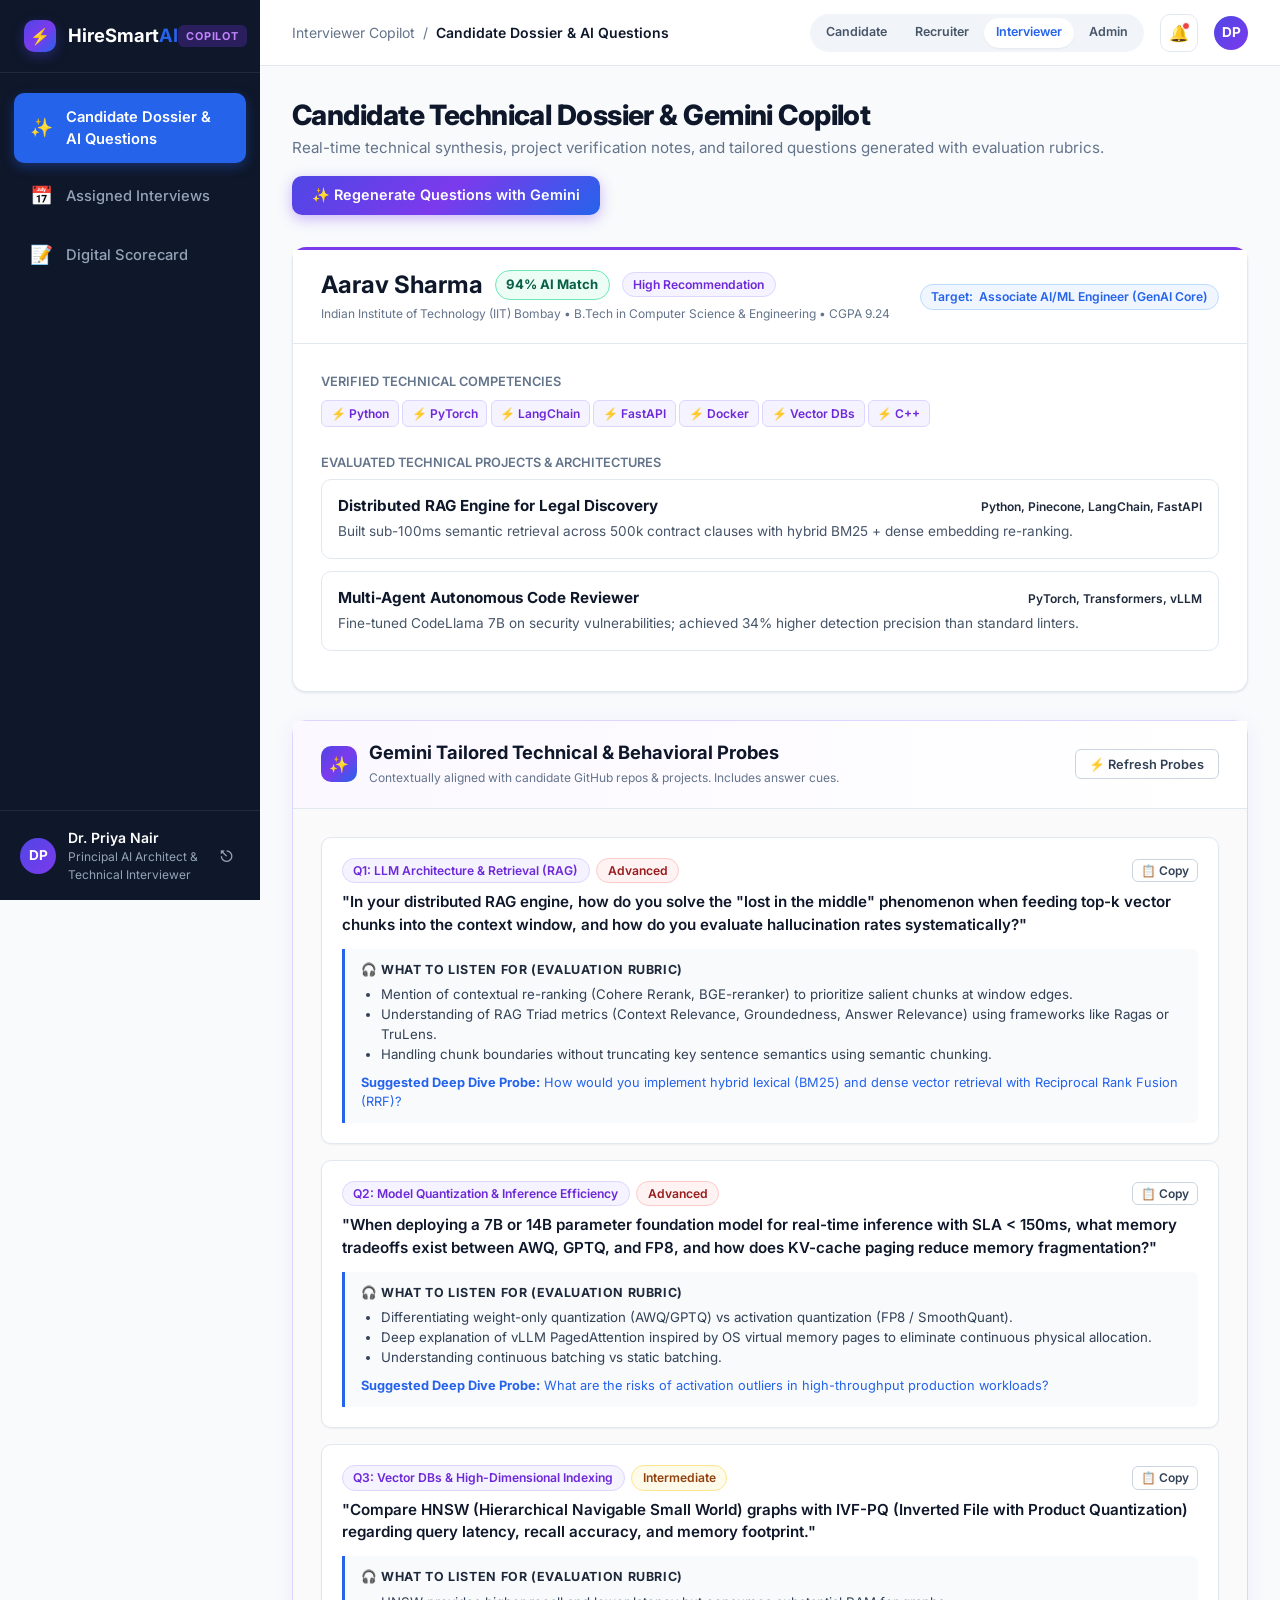
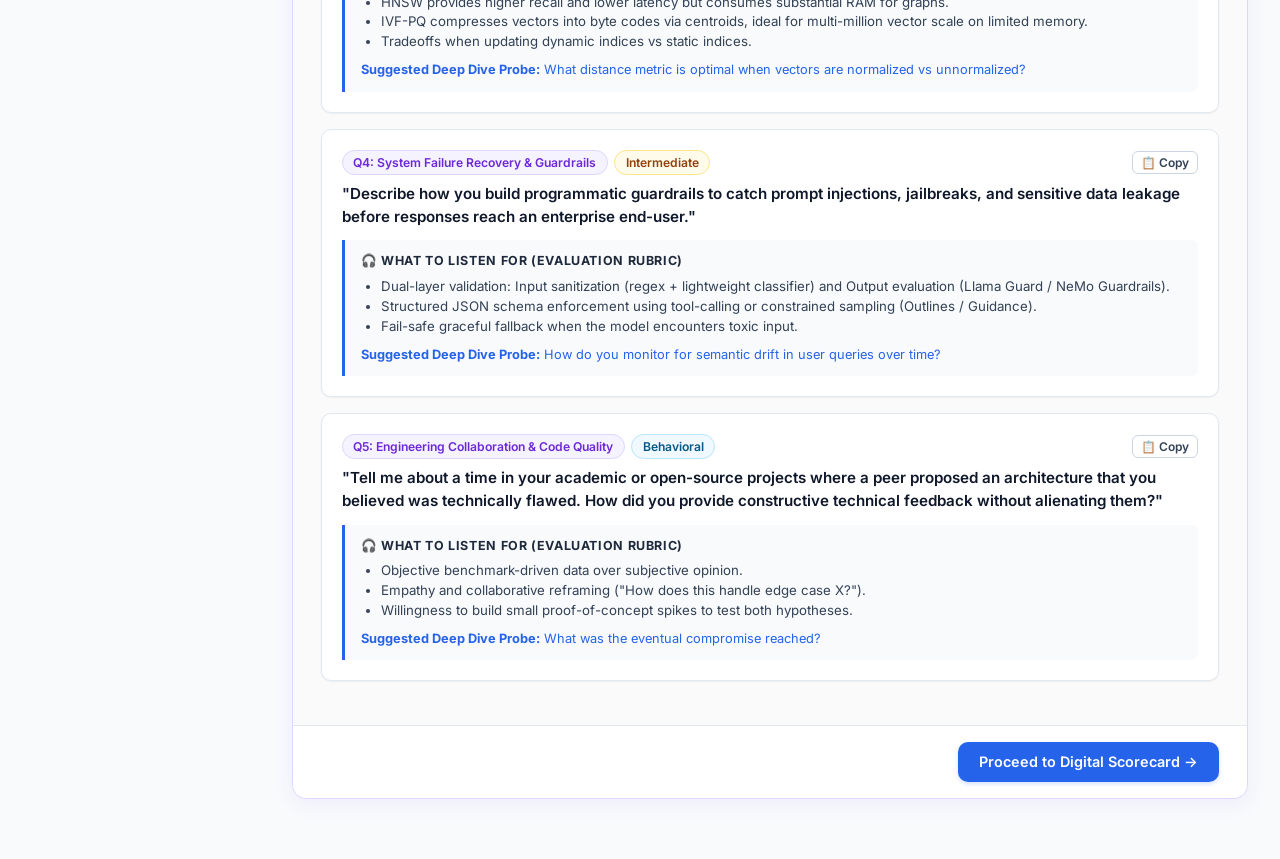
<file: frontend/interviewer.html>
<!DOCTYPE html>
<html lang="en">
<head>
  <meta charset="UTF-8">
  <meta name="viewport" content="width=device-width, initial-scale=1.0">
  <title>Interviewer Copilot – HireSmart AI</title>
  <link rel="stylesheet" href="css/styles.css">
  <link rel="preconnect" href="https://fonts.googleapis.com">
  <link rel="preconnect" href="https://fonts.gstatic.com" crossorigin>
  <link href="https://fonts.googleapis.com/css2?family=Inter:wght@400;500;600;700;800;900&display=swap" rel="stylesheet">
</head>
<body>

  <div class="app-container">
    <!-- Sidebar -->
    <aside class="app-sidebar">
      <div class="sidebar-header">
        <a href="index.html" class="sidebar-brand">
          <div class="brand-icon" style="width: 32px; height: 32px; font-size: 1rem;">⚡</div>
          <span>HireSmart<span style="color: var(--primary);">AI</span></span>
        </a>
        <span class="sidebar-portal-tag" style="background: rgba(124, 58, 237, 0.25); color: #c084fc;">Copilot</span>
      </div>

      <ul class="sidebar-nav">
        <li class="sidebar-nav-item active" data-tab="dossier">
          <span class="nav-icon">✨</span>
          <span class="nav-label">Candidate Dossier & AI Questions</span>
        </li>
        <li class="sidebar-nav-item" data-tab="assigned">
          <span class="nav-icon">📅</span>
          <span class="nav-label">Assigned Interviews</span>
        </li>
        <li class="sidebar-nav-item" data-tab="scorecard">
          <span class="nav-icon">📝</span>
          <span class="nav-label">Digital Scorecard</span>
        </li>
      </ul>

      <div class="sidebar-footer">
        <div class="sidebar-user">
          <div class="user-avatar dashboard-user-avatar" style="background: linear-gradient(135deg, #4f46e5, #7c3aed);">PN</div>
          <div class="user-details">
            <div class="user-name dashboard-user-name">Dr. Priya Nair</div>
            <div class="user-role-label dashboard-user-role">Principal AI Architect</div>
          </div>
        </div>
        <button class="btn-sidebar-logout" onclick="HireSmartAuth.logout()" title="Sign Out">⎋</button>
      </div>
    </aside>

    <!-- Main Content -->
    <div class="app-main">
      <!-- Top Header -->
      <header class="app-header">
        <div class="header-left">
          <button class="sidebar-toggle-btn" aria-label="Toggle Navigation">☰</button>
          <div class="breadcrumb-trail">
            <span>Interviewer Copilot</span>
            <span>/</span>
            <span class="breadcrumb-active">Candidate Dossier & AI Questions</span>
          </div>
        </div>

        <div class="header-right">
          <!-- Role Quick Switcher -->
          <div class="header-quick-switch">
            <a href="candidate.html" class="quick-switch-item" data-role="candidate">Candidate</a>
            <a href="recruiter.html" class="quick-switch-item" data-role="recruiter">Recruiter</a>
            <a href="interviewer.html" class="quick-switch-item active" data-role="interviewer">Interviewer</a>
            <a href="admin.html" class="quick-switch-item" data-role="admin">Admin</a>
          </div>

          <button class="header-btn-icon" title="Notifications">
            <span>🔔</span>
            <span class="badge-unread-dot"></span>
          </button>

          <div class="user-avatar dashboard-user-avatar" style="width: 34px; height: 34px; background: linear-gradient(135deg, #4f46e5, #7c3aed);">PN</div>
        </div>
      </header>

      <!-- Page Body -->
      <main class="page-body">

        <!-- ==========================================
             TAB 1: CANDIDATE DOSSIER & AI QUESTIONS
             ========================================== -->
        <section class="tab-content active" data-tab-content="dossier">
          <div class="page-header-row">
            <div>
              <h1 class="page-title">Candidate Technical Dossier & Gemini Copilot</h1>
              <p class="page-subtitle">Real-time technical synthesis, project verification notes, and tailored questions generated with evaluation rubrics.</p>
            </div>
            <button id="btn-generate-questions" class="btn btn-ai" onclick="InterviewerApp.generateGeminiQuestions(true)">
              <span>✨ Generate Questions with Gemini</span>
            </button>
          </div>

          <!-- Candidate Header Dossier Card -->
          <div class="card" style="border-top: 3px solid #7c3aed;">
            <div class="card-header" style="background: white;">
              <div>
                <div style="display: flex; align-items: center; gap: 0.75rem;">
                  <h2 id="dossier-name" style="font-size: 1.5rem; margin: 0;">Aarav Sharma</h2>
                  <span id="dossier-score" class="score-pill score-pill-high">94% AI Match</span>
                  <span class="badge badge-purple">High Recommendation</span>
                </div>
                <div id="dossier-meta" class="text-xs text-muted" style="margin-top: 0.35rem;">
                  IIT Bombay • B.Tech in Computer Science & Engineering • CGPA 9.24
                </div>
              </div>
              <div>
                <span class="badge badge-primary">Target: <span id="dossier-role">Associate AI/ML Engineer (GenAI Core)</span></span>
              </div>
            </div>

            <div class="card-body">
              <!-- Skills pills -->
              <div style="margin-bottom: 1.5rem;">
                <label class="form-label" style="font-size: 0.8rem; text-transform: uppercase; color: var(--slate-500);">Verified Technical Competencies</label>
                <div id="dossier-skills-container">
                  <!-- Skill chips -->
                </div>
              </div>

              <!-- Projects dossier -->
              <div>
                <label class="form-label" style="font-size: 0.8rem; text-transform: uppercase; color: var(--slate-500);">Evaluated Technical Projects & Architectures</label>
                <div id="dossier-projects-container">
                  <!-- Projects populated via JS -->
                </div>
              </div>
            </div>
          </div>

          <!-- Gemini Generated Interview Questions Section -->
          <div class="card" style="border: 1.5px solid var(--ai-purple-border); box-shadow: 0 4px 20px rgba(124, 58, 237, 0.08);">
            <div class="card-header" style="background: linear-gradient(to right, #fbf8ff, #ffffff);">
              <div style="display: flex; align-items: center; gap: 0.75rem;">
                <div style="width: 36px; height: 36px; border-radius: var(--radius-md); background: var(--ai-gradient); display: flex; align-items: center; justify-content: center; color: white;">✨</div>
                <div>
                  <h3 class="card-title">Gemini Tailored Technical & Behavioral Probes</h3>
                  <span class="text-xs text-muted">Contextually aligned with candidate GitHub repos & projects. Includes answer cues.</span>
                </div>
              </div>
              <button class="btn btn-outline btn-sm" onclick="InterviewerApp.generateGeminiQuestions(true)">
                <span>⚡ Refresh Probes</span>
              </button>
            </div>

            <div class="card-body" style="background: #fafafa;">
              <div id="gemini-questions-container">
                <!-- 5 questions rendered by InterviewerApp -->
              </div>
            </div>

            <div class="card-footer" style="background: white;">
              <button class="btn btn-primary" onclick="document.querySelector('.sidebar-nav-item[data-tab=\'scorecard\']').click()">
                <span>Proceed to Digital Scorecard →</span>
              </button>
            </div>
          </div>
        </section>

        <!-- ==========================================
             TAB 2: ASSIGNED INTERVIEWS
             ========================================== -->
        <section class="tab-content" data-tab-content="assigned">
          <div class="page-header-row">
            <div>
              <h1 class="page-title">My Assigned Interview Panels</h1>
              <p class="page-subtitle">Candidates allocated for university campus technical rounds. Click any candidate to switch active copilot context.</p>
            </div>
          </div>

          <!-- List of Candidates -->
          <div id="assigned-interviews-list" style="max-width: 900px;">
            <!-- Rendered by InterviewerApp.renderAssignedInterviews() -->
          </div>
        </section>

        <!-- ==========================================
             TAB 3: DIGITAL SCORECARD
             ========================================== -->
        <section class="tab-content" data-tab-content="scorecard">
          <div class="page-header-row">
            <div>
              <h1 class="page-title">Digital Technical Scorecard & Feedback Engine</h1>
              <p class="page-subtitle">Score competencies across standard anchors and trigger instant AI-drafted constructive candidate feedback reports.</p>
            </div>
          </div>

          <div class="card" style="max-width: 900px;">
            <div class="card-header">
              <div>
                <h3 class="card-title">Candidate Evaluation: <span id="scorecard-cand-name" class="text-primary">Aarav Sharma</span></h3>
                <span class="text-xs text-muted">Evaluator: Dr. Priya Nair • Round: Technical Deep Dive & GenAI Architecture</span>
              </div>
              <span class="badge badge-purple">Structured ATS Rubric</span>
            </div>

            <div class="card-body">
              <form onsubmit="InterviewerApp.submitScorecard(event)">

                <!-- Competence 1: Technical Depth -->
                <div class="rating-group">
                  <div class="rating-header">
                    <label class="form-label" style="margin: 0;">1. Core Technical Competence & Algorithmic Fluency</label>
                    <span id="tech-rating-val" class="score-pill score-pill-high">4 / 5.0</span>
                  </div>
                  <input type="range" id="tech-rating" class="rating-slider" min="1" max="5" step="1" value="4">
                  <div class="rating-scale-labels">
                    <span>1: Novice / Surface only</span>
                    <span>2: Basic syntax</span>
                    <span>3: Working competence</span>
                    <span>4: Strong engineering</span>
                    <span>5: Expert / Deep domain master</span>
                  </div>
                </div>

                <!-- Competence 2: Problem Solving -->
                <div class="rating-group">
                  <div class="rating-header">
                    <label class="form-label" style="margin: 0;">2. Problem Solving, Edge-Case Logic & Systems Thinking</label>
                    <span id="problem-rating-val" class="score-pill score-pill-high">5 / 5.0</span>
                  </div>
                  <input type="range" id="problem-rating" class="rating-slider" min="1" max="5" step="1" value="5">
                  <div class="rating-scale-labels">
                    <span>1: Struggles with guidance</span>
                    <span>2: Brute force only</span>
                    <span>3: Solves with hints</span>
                    <span>4: Optimal complexity</span>
                    <span>5: Exceptional & proactive trade-offs</span>
                  </div>
                </div>

                <!-- Competence 3: Communication -->
                <div class="rating-group">
                  <div class="rating-header">
                    <label class="form-label" style="margin: 0;">3. Communication, Articulation & Engineering Empathy</label>
                    <span id="comm-rating-val" class="score-pill score-pill-high">4 / 5.0</span>
                  </div>
                  <input type="range" id="comm-rating" class="rating-slider" min="1" max="5" step="1" value="4">
                  <div class="rating-scale-labels">
                    <span>1: Difficult to follow</span>
                    <span>2: Needs constant prompts</span>
                    <span>3: Clear baseline</span>
                    <span>4: Structured & crisp</span>
                    <span>5: Executive-level articulation</span>
                  </div>
                </div>

                <!-- Overall Recommendation Radios -->
                <div class="form-group" style="margin-top: 2rem;">
                  <label class="form-label">Final Campus Hiring Recommendation</label>
                  <div style="display: grid; grid-template-columns: repeat(auto-fit, minmax(180px, 1fr)); gap: 0.75rem; margin-top: 0.5rem;">
                    <label style="display: flex; align-items: center; gap: 0.5rem; background: var(--slate-50); border: 1px solid var(--slate-200); padding: 0.75rem 1rem; border-radius: var(--radius-md); cursor: pointer;">
                      <input type="radio" name="eval-decision" value="Strong Hire" checked>
                      <span class="font-semibold text-success">★ Strong Hire</span>
                    </label>
                    <label style="display: flex; align-items: center; gap: 0.5rem; background: var(--slate-50); border: 1px solid var(--slate-200); padding: 0.75rem 1rem; border-radius: var(--radius-md); cursor: pointer;">
                      <input type="radio" name="eval-decision" value="Hire">
                      <span class="font-semibold text-primary">✓ Hire</span>
                    </label>
                    <label style="display: flex; align-items: center; gap: 0.5rem; background: var(--slate-50); border: 1px solid var(--slate-200); padding: 0.75rem 1rem; border-radius: var(--radius-md); cursor: pointer;">
                      <input type="radio" name="eval-decision" value="Borderline">
                      <span class="font-semibold text-warning">? Borderline</span>
                    </label>
                    <label style="display: flex; align-items: center; gap: 0.5rem; background: var(--slate-50); border: 1px solid var(--slate-200); padding: 0.75rem 1rem; border-radius: var(--radius-md); cursor: pointer;">
                      <input type="radio" name="eval-decision" value="No Hire">
                      <span class="font-semibold text-danger">✕ No Hire</span>
                    </label>
                  </div>
                </div>

                <!-- Qualitative Notes -->
                <div class="form-group" style="margin-top: 1.5rem;">
                  <label class="form-label">Qualitative Interviewer Observations & System Design Notes</label>
                  <textarea id="interviewer-notes" class="form-control" rows="4" placeholder="Detail key responses, behavioral signals, or areas where the candidate shined..."></textarea>
                </div>

                <div class="card-footer" style="padding: 1.5rem 0 0 0; background: transparent; border-top: 1px solid var(--slate-200); display: flex; justify-content: space-between; align-items: center; flex-wrap: wrap; gap: 1rem;">
                  <span class="text-xs text-muted">Submitting will automatically compile candidate feedback & unlock offer flow if recommended.</span>
                  <button type="submit" class="btn btn-ai btn-lg">
                    <span>✨ Submit Scorecard & Auto-Draft Candidate Feedback</span>
                  </button>
                </div>
              </form>
            </div>
          </div>
        </section>

      </main>
    </div>
  </div>

  <!-- Auto-Drafted Feedback Report Modal -->
  <div id="feedback-report-modal" class="modal-backdrop">
    <div class="modal-dialog modal-lg">
      <div class="modal-header">
        <div style="display: flex; align-items: center; gap: 0.5rem;">
          <span style="font-size: 1.25rem;">✨</span>
          <h3 class="modal-title">AI Constructive Candidate Feedback Report</h3>
        </div>
        <button class="btn-modal-close" onclick="InterviewerApp.closeFeedbackReportModal()">&times;</button>
      </div>
      <div class="modal-body">
        <div style="background: var(--slate-50); border: 1px solid var(--slate-200); border-radius: var(--radius-md); padding: 1.5rem; font-family: var(--font-sans);">
          <div id="feedback-report-content">
            <!-- Rendered feedback report content -->
          </div>
        </div>
      </div>
      <div class="modal-footer">
        <button class="btn btn-secondary" onclick="InterviewerApp.closeFeedbackReportModal()">Close</button>
        <button class="btn btn-primary" onclick="InterviewerApp.copyFeedbackReport()">
          <span>📋 Copy Report to Clipboard</span>
        </button>
      </div>
    </div>
  </div>

  <!-- Virtual Room Modal Simulation -->
  <div id="interview-room-modal" class="modal-backdrop">
    <div class="modal-dialog modal-lg">
      <div class="modal-header">
        <h3 class="modal-title">HireSmart Virtual Interview Room (Interviewer View)</h3>
        <button class="btn-modal-close" onclick="InterviewerApp.closeVirtualRoomModal()">&times;</button>
      </div>
      <div class="modal-body" style="background: #020617; color: white; padding: 2rem; text-align: center;">
        <div style="background: #0f172a; border-radius: var(--radius-lg); padding: 3rem 1.5rem; border: 1px solid #1e293b;">
          <div style="font-size: 3rem; margin-bottom: 1rem;">👩‍🏫 ↔️ 🧑‍💻</div>
          <h3 style="color: white; margin-bottom: 0.5rem;">Interviewer Session Active</h3>
          <p style="color: #94a3b8; font-size: 0.9rem;">
            Candidate: <span id="copilot-room-cand-name" style="color: white; font-weight: 600;">Candidate</span> • 
            Interviewer: <span style="color: white; font-weight: 600;">Dr. Priya Nair (You)</span>
          </p>
          <div style="margin-top: 1.5rem; display: flex; justify-content: center; gap: 0.75rem;">
            <span class="badge badge-success">Encrypted Video Feed Active</span>
            <span class="badge badge-purple">Copilot Prompts Synced</span>
          </div>
        </div>
      </div>
      <div class="modal-footer">
        <button class="btn btn-danger" onclick="InterviewerApp.closeVirtualRoomModal()">
          <span>Disconnect Call</span>
        </button>
      </div>
    </div>
  </div>

  <!-- Unified Auth Modal -->
  <div id="auth-modal" class="modal-backdrop">
    <div class="modal-dialog">
      <div class="modal-header">
        <h3 class="modal-title">Switch Persona</h3>
        <button class="btn-modal-close" onclick="HireSmartAuth.closeAuthModal()">&times;</button>
      </div>
      <div class="modal-body">
        <div style="display: flex; flex-direction: column; gap: 0.75rem;">
          <button class="btn btn-outline" onclick="HireSmartAuth.loginAs('candidate')">Candidate (Aarav Sharma)</button>
          <button class="btn btn-outline" onclick="HireSmartAuth.loginAs('recruiter')">Recruiter (Sarah Jenkins)</button>
          <button class="btn btn-outline" onclick="HireSmartAuth.loginAs('interviewer')">Interviewer (Dr. Priya Nair)</button>
          <button class="btn btn-outline" onclick="HireSmartAuth.loginAs('admin')">Admin (Vikram Malhotra)</button>
        </div>
      </div>
    </div>
  </div>

  <!-- Scripts -->
  <script src="js/mock_data.js"></script>
  <script src="js/auth.js"></script>
  <script src="js/interviewer.js"></script>
</body>
</html>
</file>
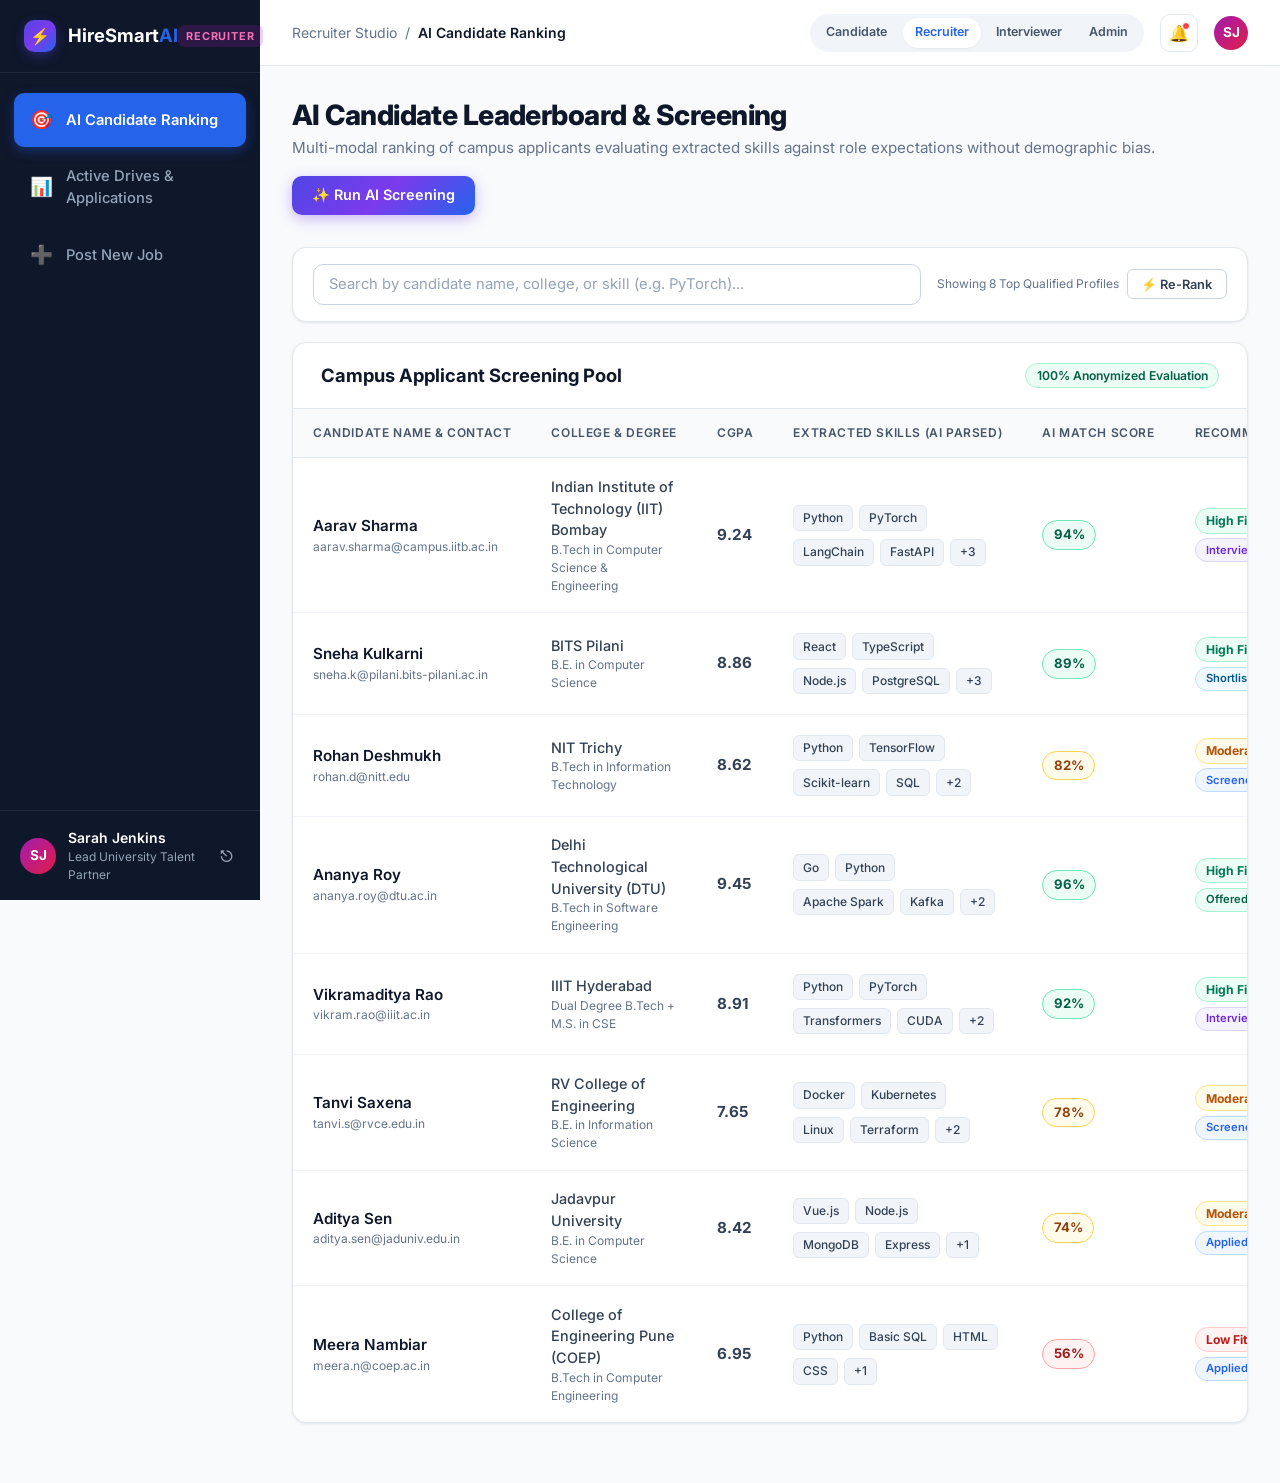
<file: frontend/recruiter.html>
<!DOCTYPE html>
<html lang="en">
<head>
  <meta charset="UTF-8">
  <meta name="viewport" content="width=device-width, initial-scale=1.0">
  <title>Recruiter Studio – HireSmart AI</title>
  <link rel="stylesheet" href="css/styles.css">
  <link rel="preconnect" href="https://fonts.googleapis.com">
  <link rel="preconnect" href="https://fonts.gstatic.com" crossorigin>
  <link href="https://fonts.googleapis.com/css2?family=Inter:wght@400;500;600;700;800;900&display=swap" rel="stylesheet">
</head>
<body>

  <div class="app-container">
    <!-- Sidebar -->
    <aside class="app-sidebar">
      <div class="sidebar-header">
        <a href="index.html" class="sidebar-brand">
          <div class="brand-icon" style="width: 32px; height: 32px; font-size: 1rem;">⚡</div>
          <span>HireSmart<span style="color: var(--primary);">AI</span></span>
        </a>
        <span class="sidebar-portal-tag" style="background: rgba(162, 28, 175, 0.2); color: #f472b6;">Recruiter</span>
      </div>

      <ul class="sidebar-nav">
        <li class="sidebar-nav-item active" data-tab="ranking">
          <span class="nav-icon">🎯</span>
          <span class="nav-label">AI Candidate Ranking</span>
        </li>
        <li class="sidebar-nav-item" data-tab="drives">
          <span class="nav-icon">📊</span>
          <span class="nav-label">Active Drives & Applications</span>
        </li>
        <li class="sidebar-nav-item" data-tab="post">
          <span class="nav-icon">➕</span>
          <span class="nav-label">Post New Job</span>
        </li>
      </ul>

      <div class="sidebar-footer">
        <div class="sidebar-user">
          <div class="user-avatar dashboard-user-avatar" style="background: linear-gradient(135deg, #a21caf, #e11d48);">SJ</div>
          <div class="user-details">
            <div class="user-name dashboard-user-name">Sarah Jenkins</div>
            <div class="user-role-label dashboard-user-role">Lead Talent Partner</div>
          </div>
        </div>
        <button class="btn-sidebar-logout" onclick="HireSmartAuth.logout()" title="Sign Out">⎋</button>
      </div>
    </aside>

    <!-- Main Content -->
    <div class="app-main">
      <!-- Header -->
      <header class="app-header">
        <div class="header-left">
          <button class="sidebar-toggle-btn" aria-label="Toggle Navigation">☰</button>
          <div class="breadcrumb-trail">
            <span>Recruiter Studio</span>
            <span>/</span>
            <span class="breadcrumb-active">AI Candidate Ranking</span>
          </div>
        </div>

        <div class="header-right">
          <!-- Role Quick Switcher -->
          <div class="header-quick-switch">
            <a href="candidate.html" class="quick-switch-item" data-role="candidate">Candidate</a>
            <a href="recruiter.html" class="quick-switch-item active" data-role="recruiter">Recruiter</a>
            <a href="interviewer.html" class="quick-switch-item" data-role="interviewer">Interviewer</a>
            <a href="admin.html" class="quick-switch-item" data-role="admin">Admin</a>
          </div>

          <button class="header-btn-icon" title="Notifications">
            <span>🔔</span>
            <span class="badge-unread-dot"></span>
          </button>

          <div class="user-avatar dashboard-user-avatar" style="width: 34px; height: 34px; background: linear-gradient(135deg, #a21caf, #e11d48);">SJ</div>
        </div>
      </header>

      <!-- Page Body -->
      <main class="page-body">

        <!-- ==========================================
             TAB 1: AI CANDIDATE RANKING
             ========================================== -->
        <section class="tab-content active" data-tab-content="ranking">
          <div class="page-header-row">
            <div>
              <h1 class="page-title">AI Candidate Leaderboard & Screening</h1>
              <p class="page-subtitle">Multi-modal ranking of campus applicants evaluating extracted skills against role expectations without demographic bias.</p>
            </div>
            <div style="display: flex; gap: 0.75rem;">
              <button id="btn-run-screening" class="btn btn-ai" onclick="RecruiterApp.runAIScreening()">
                <span>✨ Run AI Screening</span>
              </button>
            </div>
          </div>

          <!-- Filter & Search Toolbar -->
          <div class="card" style="margin-bottom: 1.25rem;">
            <div class="card-body" style="padding: 1rem 1.25rem;">
              <div style="display: flex; gap: 1rem; align-items: center; justify-content: space-between; flex-wrap: wrap;">
                <div style="flex: 1; min-width: 280px; position: relative;">
                  <input type="text" id="candidate-search-input" class="form-control" placeholder="Search by candidate name, college, or skill (e.g. PyTorch)..." oninput="RecruiterApp.searchCandidates()">
                </div>
                <div style="display: flex; gap: 0.5rem; align-items: center;">
                  <span class="text-xs text-muted">Showing 8 Top Qualified Profiles</span>
                  <button class="btn btn-outline btn-sm" onclick="RecruiterApp.runAIScreening()">⚡ Re-Rank</button>
                </div>
              </div>
            </div>
          </div>

          <!-- Interactive Candidate Ranking Table -->
          <div class="card">
            <div class="card-header">
              <h3 class="card-title">Campus Applicant Screening Pool</h3>
              <span class="badge badge-success">100% Anonymized Evaluation</span>
            </div>
            <div class="table-responsive">
              <table class="data-table">
                <thead>
                  <tr>
                    <th>Candidate Name & Contact</th>
                    <th>College & Degree</th>
                    <th>CGPA</th>
                    <th>Extracted Skills (AI Parsed)</th>
                    <th>AI Match Score</th>
                    <th>Recommendation</th>
                    <th>Recruiter Actions</th>
                  </tr>
                </thead>
                <tbody id="candidate-ranking-table-body">
                  <!-- Dynamically populated by RecruiterApp.renderCandidateRankingTable() -->
                </tbody>
              </table>
            </div>
          </div>
        </section>

        <!-- ==========================================
             TAB 2: ACTIVE DRIVES & APPLICATIONS
             ========================================== -->
        <section class="tab-content" data-tab-content="drives">
          <div class="page-header-row">
            <div>
              <h1 class="page-title">Active Campus Drives & Applicant Volumes</h1>
              <p class="page-subtitle">Track applicant funnel metrics and capacity across open campus hiring requisitions.</p>
            </div>
            <button class="btn btn-primary" onclick="document.querySelector('.sidebar-nav-item[data-tab=\'post\']').click()">
              <span>➕ Post New Drive</span>
            </button>
          </div>

          <!-- Metric Cards -->
          <div class="stat-grid">
            <div class="stat-card">
              <div class="stat-card-header">
                <span class="stat-card-title">Total Openings</span>
                <div class="stat-icon" style="background: var(--primary-light); color: var(--primary);">💼</div>
              </div>
              <div class="stat-value">70</div>
              <div class="stat-meta">
                <span class="trend-badge trend-up">↑ 14%</span>
                <span>Across 5 engineering roles</span>
              </div>
            </div>

            <div class="stat-card">
              <div class="stat-card-header">
                <span class="stat-card-title">Total Resumes</span>
                <div class="stat-icon" style="background: var(--ai-purple-light); color: var(--ai-purple-text);">📄</div>
              </div>
              <div class="stat-value">15,000</div>
              <div class="stat-meta">
                <span class="trend-badge trend-up">↑ 22%</span>
                <span>Campus batch 2026</span>
              </div>
            </div>

            <div class="stat-card">
              <div class="stat-card-header">
                <span class="stat-card-title">AI Screen Passed</span>
                <div class="stat-icon" style="background: var(--success-light); color: var(--success-text);">⚡</div>
              </div>
              <div class="stat-value">3,200</div>
              <div class="stat-meta">
                <span class="trend-badge trend-neutral">21.3%</span>
                <span>Threshold &gt; 75% Fit</span>
              </div>
            </div>

            <div class="stat-card">
              <div class="stat-card-header">
                <span class="stat-card-title">Interviews Scheduled</span>
                <div class="stat-icon" style="background: var(--info-light); color: var(--info-text);">📅</div>
              </div>
              <div class="stat-value">950</div>
              <div class="stat-meta">
                <span class="trend-badge trend-up">650 Completed</span>
              </div>
            </div>
          </div>

          <!-- Active Jobs Table -->
          <div class="card">
            <div class="card-header">
              <h3 class="card-title">Current Campus Drives</h3>
              <span class="badge badge-primary">5 Active Roles</span>
            </div>
            <div class="table-responsive">
              <table class="data-table">
                <thead>
                  <tr>
                    <th>Job Title & Track</th>
                    <th>Status</th>
                    <th>Min CGPA</th>
                    <th>Openings</th>
                    <th>Applicant Volume</th>
                    <th>Drive Date</th>
                    <th>Action</th>
                  </tr>
                </thead>
                <tbody id="active-jobs-table-body">
                  <!-- Populated dynamically -->
                </tbody>
              </table>
            </div>
          </div>
        </section>

        <!-- ==========================================
             TAB 3: POST NEW JOB
             ========================================== -->
        <section class="tab-content" data-tab-content="post">
          <div class="page-header-row">
            <div>
              <h1 class="page-title">Post New Campus Drive Requisition</h1>
              <p class="page-subtitle">Configure minimum academic bars, technical requirements, and target headcount for university placement drives.</p>
            </div>
          </div>

          <div class="card">
            <div class="card-header">
              <h3 class="card-title">Drive Parameters & Candidate Criteria</h3>
              <span class="badge badge-purple">AI Matching Enabled</span>
            </div>
            <div class="card-body">
              <form id="post-job-form" onsubmit="RecruiterApp.handlePostJobSubmit(event)">
                <div class="form-row">
                  <div class="form-group">
                    <label class="form-label">Job Title</label>
                    <input type="text" id="job-title" class="form-control" placeholder="e.g. Associate Cloud Infrastructure Engineer" required>
                  </div>
                  <div class="form-group">
                    <label class="form-label">Engineering Department</label>
                    <select id="job-dept" class="form-control">
                      <option value="AI Research & Platform">AI Research & Platform</option>
                      <option value="Product Engineering">Product Engineering</option>
                      <option value="Data Infrastructure">Data Infrastructure</option>
                      <option value="Cloud Infrastructure">Cloud Infrastructure</option>
                      <option value="Customer Engineering">Customer Engineering</option>
                    </select>
                  </div>
                  <div class="form-group">
                    <label class="form-label">Target Openings</label>
                    <input type="number" id="job-openings" class="form-control" min="1" max="100" value="10" required>
                  </div>
                </div>

                <div class="form-row">
                  <div class="form-group">
                    <label class="form-label">Minimum Academic CGPA</label>
                    <input type="number" step="0.1" min="0" max="10" id="job-min-cgpa" class="form-control" value="7.5" required>
                    <span class="form-helper">Candidates below this CGPA cannot submit applications.</span>
                  </div>
                  <div class="form-group">
                    <label class="form-label">Campus Drive Date</label>
                    <input type="date" id="job-drive-date" class="form-control" value="2026-11-20" required>
                  </div>
                  <div class="form-group">
                    <label class="form-label">Office Location</label>
                    <input type="text" id="job-location" class="form-control" value="Bengaluru / Hybrid" required>
                  </div>
                </div>

                <!-- Interactive Skills Tag Input -->
                <div class="form-group">
                  <label class="form-label">Required Skills & Technologies (Press Enter or click Add)</label>
                  <div style="display: flex; gap: 0.5rem; margin-bottom: 0.5rem;">
                    <input type="text" id="job-skill-input" class="form-control" placeholder="e.g. Kubernetes, Golang, PyTorch...">
                    <button type="button" class="btn btn-secondary" onclick="RecruiterApp.addSkillFromInput()">Add Tag</button>
                  </div>
                  <div id="job-skills-tag-container" style="min-height: 38px;">
                    <!-- Tag chips rendered here -->
                  </div>
                </div>

                <div class="form-group">
                  <label class="form-label">Job Description & Project Expectations</label>
                  <textarea id="job-desc" class="form-control" rows="4" placeholder="Detail the core technical challenges, daily responsibilities, and team culture..."></textarea>
                </div>

                <div class="card-footer" style="padding: 1.25rem 0 0 0; background: transparent; border-top: 1px solid var(--slate-200);">
                  <button type="submit" class="btn btn-primary btn-lg">
                    <span>🚀 Publish Campus Drive</span>
                  </button>
                </div>
              </form>
            </div>
          </div>
        </section>

      </main>
    </div>
  </div>

  <!-- Interview Scheduler Modal -->
  <div id="interview-scheduler-modal" class="modal-backdrop">
    <div class="modal-dialog">
      <div class="modal-header">
        <h3 class="modal-title">Schedule Campus Technical Interview</h3>
        <button class="btn-modal-close" onclick="RecruiterApp.closeScheduleModal()">&times;</button>
      </div>
      <form onsubmit="RecruiterApp.confirmScheduleInterview(event)">
        <div class="modal-body">
          <!-- Candidate Mini Dossier Banner -->
          <div style="background: var(--primary-light); border: 1px solid var(--primary-border); border-radius: var(--radius-md); padding: 1rem; margin-bottom: 1.5rem;">
            <div id="sched-cand-name" class="font-bold text-primary" style="font-size: 1.1rem;">Aarav Sharma</div>
            <div id="sched-cand-college" class="text-xs text-muted">IIT Bombay • CGPA 9.24</div>
            <div id="sched-cand-role" class="text-xs font-semibold" style="margin-top: 0.25rem; color: var(--slate-700);">Associate AI/ML Engineer (GenAI Core)</div>
          </div>

          <div class="form-row">
            <div class="form-group">
              <label class="form-label">Interview Date</label>
              <input type="date" id="sched-date-input" class="form-control" required>
            </div>
            <div class="form-group">
              <label class="form-label">Time Slot</label>
              <select id="sched-time-input" class="form-control">
                <option value="10:00 IST">10:00 AM IST</option>
                <option value="11:30 IST">11:30 AM IST</option>
                <option value="14:30 IST" selected>02:30 PM IST</option>
                <option value="16:00 IST">04:00 PM IST</option>
                <option value="17:30 IST">05:30 PM IST</option>
              </select>
            </div>
          </div>

          <div class="form-group">
            <label class="form-label">Assign Technical Interviewer</label>
            <select id="sched-interviewer-select" class="form-control">
              <option value="Dr. Priya Nair (Principal AI Architect)">Dr. Priya Nair (Principal AI Architect)</option>
              <option value="Rajesh Verma (VP of Infrastructure)">Rajesh Verma (VP of Infrastructure)</option>
              <option value="Ananya Iyer (Senior Staff ML Engineer)">Ananya Iyer (Senior Staff ML Engineer)</option>
              <option value="Amitabh Sharma (Staff Platform Lead)">Amitabh Sharma (Staff Platform Lead)</option>
            </select>
          </div>

          <div class="form-group">
            <label class="form-label">Evaluation Round Type</label>
            <select id="sched-round-select" class="form-control">
              <option value="Technical Deep Dive & GenAI Architecture">Technical Deep Dive & GenAI Architecture</option>
              <option value="Coding, Algorithms & Concurrency">Coding, Algorithms & Concurrency</option>
              <option value="System Design & Scalability">System Design & Scalability</option>
              <option value="Culture, Ownership & Behavioral">Culture, Ownership & Behavioral</option>
            </select>
          </div>

          <div class="form-group">
            <label class="form-label">Virtual Video Meeting Room</label>
            <input type="text" class="form-control" value="Auto-generated HireSmart Room (WebRTC HD + Live Codeboard)" readonly style="background: var(--slate-100); color: var(--slate-600);">
          </div>
        </div>
        <div class="modal-footer">
          <button type="button" class="btn btn-secondary" onclick="RecruiterApp.closeScheduleModal()">Cancel</button>
          <button type="submit" class="btn btn-primary">
            <span>✓ Confirm & Notify Candidate</span>
          </button>
        </div>
      </form>
    </div>
  </div>

  <!-- Unified Auth Modal -->
  <div id="auth-modal" class="modal-backdrop">
    <div class="modal-dialog">
      <div class="modal-header">
        <h3 class="modal-title">Switch Persona</h3>
        <button class="btn-modal-close" onclick="HireSmartAuth.closeAuthModal()">&times;</button>
      </div>
      <div class="modal-body">
        <div style="display: flex; flex-direction: column; gap: 0.75rem;">
          <button class="btn btn-outline" onclick="HireSmartAuth.loginAs('candidate')">Candidate (Aarav Sharma)</button>
          <button class="btn btn-outline" onclick="HireSmartAuth.loginAs('recruiter')">Recruiter (Sarah Jenkins)</button>
          <button class="btn btn-outline" onclick="HireSmartAuth.loginAs('interviewer')">Interviewer (Dr. Priya Nair)</button>
          <button class="btn btn-outline" onclick="HireSmartAuth.loginAs('admin')">Admin (Vikram Malhotra)</button>
        </div>
      </div>
    </div>
  </div>

  <!-- Scripts -->
  <script src="js/mock_data.js"></script>
  <script src="js/auth.js"></script>
  <script src="js/recruiter.js"></script>
</body>
</html>
</file>
<file: frontend/css/styles.css>
/* ==========================================================================
   HireSmart AI – Unified Design System & Component Library
   Aesthetic: Slate / Indigo-Blue Modern HRMS / ATS Platform
   ========================================================================== */

:root {
  /* Brand Accent Colors */
  --primary: #2563eb;
  --primary-hover: #1d4ed8;
  --primary-focus: rgba(37, 99, 235, 0.25);
  --primary-light: #eff6ff;
  --primary-border: #bfdbfe;
  --primary-glow: rgba(37, 99, 235, 0.18);

  /* AI Sparkle Gradient (Gemini purple-blue) */
  --ai-gradient: linear-gradient(135deg, #4f46e5 0%, #7c3aed 50%, #2563eb 100%);
  --ai-purple-light: #f5f3ff;
  --ai-purple-border: #ddd6fe;
  --ai-purple-text: #6d28d9;

  /* Neutral Slate Scale */
  --slate-50: #f8fafc;
  --slate-100: #f1f5f9;
  --slate-200: #e2e8f0;
  --slate-300: #cbd5e1;
  --slate-400: #94a3b8;
  --slate-500: #64748b;
  --slate-600: #475569;
  --slate-700: #334155;
  --slate-800: #1e293b;
  --slate-900: #0f172a;
  --slate-950: #020617;

  /* Semantic Feedback Colors */
  --success: #10b981;
  --success-light: #ecfdf5;
  --success-border: #a7f3d0;
  --success-text: #065f46;

  --warning: #f59e0b;
  --warning-light: #fffbeb;
  --warning-border: #fde68a;
  --warning-text: #92400e;

  --danger: #ef4444;
  --danger-light: #fef2f2;
  --danger-border: #fecaca;
  --danger-text: #991b1b;

  --info: #0284c7;
  --info-light: #f0f9ff;
  --info-border: #bae6fd;
  --info-text: #075985;

  /* UI Canvas & Elevations */
  --bg-app: #f8fafc;
  --bg-surface: #ffffff;
  --bg-sidebar: #0f172a;
  --border-color: #e2e8f0;
  --border-subtle: #f1f5f9;

  /* Shadows */
  --shadow-xs: 0 1px 2px 0 rgba(0, 0, 0, 0.05);
  --shadow-sm: 0 1px 3px 0 rgba(15, 23, 42, 0.08), 0 1px 2px -1px rgba(15, 23, 42, 0.04);
  --shadow-md: 0 4px 6px -1px rgba(15, 23, 42, 0.09), 0 2px 4px -2px rgba(15, 23, 42, 0.05);
  --shadow-lg: 0 10px 15px -3px rgba(15, 23, 42, 0.08), 0 4px 6px -4px rgba(15, 23, 42, 0.04);
  --shadow-xl: 0 20px 25px -5px rgba(15, 23, 42, 0.1), 0 8px 10px -6px rgba(15, 23, 42, 0.06);

  /* Radii */
  --radius-sm: 6px;
  --radius-md: 10px;
  --radius-lg: 14px;
  --radius-xl: 20px;
  --radius-full: 9999px;

  /* Transitions */
  --transition-fast: 150ms cubic-bezier(0.4, 0, 0.2, 1);
  --transition-normal: 250ms cubic-bezier(0.4, 0, 0.2, 1);

  /* Fonts */
  --font-sans: 'Inter', -apple-system, BlinkMacSystemFont, 'Segoe UI', Roboto, Helvetica, Arial, sans-serif;
  --font-mono: ui-monospace, SFMono-Regular, Menlo, Monaco, Consolas, monospace;
}

/* ==========================================================================
   Base Styles & Reset
   ========================================================================== */
*, *::before, *::after {
  box-sizing: border-box;
  margin: 0;
  padding: 0;
}

html {
  font-size: 16px;
  scroll-behavior: smooth;
  -webkit-font-smoothing: antialiased;
}

body {
  font-family: var(--font-sans);
  background-color: var(--bg-app);
  color: var(--slate-800);
  line-height: 1.5;
  min-height: 100vh;
}

a {
  color: var(--primary);
  text-decoration: none;
  transition: color var(--transition-fast);
}

a:hover {
  color: var(--primary-hover);
}

button, input, select, textarea {
  font-family: inherit;
  font-size: inherit;
}

/* ==========================================================================
   Typography
   ========================================================================== */
h1, h2, h3, h4, h5, h6 {
  color: var(--slate-900);
  font-weight: 700;
  line-height: 1.25;
}

h1 { font-size: 2.25rem; }
h2 { font-size: 1.75rem; }
h3 { font-size: 1.35rem; }
h4 { font-size: 1.15rem; }
h5 { font-size: 1rem; }

p {
  color: var(--slate-600);
  font-size: 0.95rem;
}

.text-muted { color: var(--slate-500) !important; }
.text-xs { font-size: 0.75rem; }
.text-sm { font-size: 0.875rem; }
.text-base { font-size: 1rem; }
.text-lg { font-size: 1.125rem; }
.text-xl { font-size: 1.25rem; }
.font-semibold { font-weight: 600; }
.font-bold { font-weight: 700; }

/* ==========================================================================
   Landing Page Layout & Hero Styles
   ========================================================================== */
.landing-nav {
  position: sticky;
  top: 0;
  z-index: 50;
  background: rgba(255, 255, 255, 0.9);
  backdrop-filter: blur(12px);
  border-bottom: 1px solid var(--slate-200);
  padding: 0.85rem 2rem;
  display: flex;
  align-items: center;
  justify-content: space-between;
}

.brand-logo {
  display: flex;
  align-items: center;
  gap: 0.65rem;
  font-size: 1.35rem;
  font-weight: 800;
  color: var(--slate-900);
  text-decoration: none;
  letter-spacing: -0.02em;
}

.brand-icon {
  width: 36px;
  height: 36px;
  border-radius: var(--radius-md);
  background: var(--ai-gradient);
  display: flex;
  align-items: center;
  justify-content: center;
  color: white;
  font-size: 1.1rem;
  box-shadow: 0 4px 12px rgba(79, 70, 229, 0.35);
}

.nav-links {
  display: flex;
  align-items: center;
  gap: 1.75rem;
  list-style: none;
}

.nav-links a {
  color: var(--slate-600);
  font-weight: 500;
  font-size: 0.925rem;
}

.nav-links a:hover {
  color: var(--primary);
}

.nav-actions {
  display: flex;
  align-items: center;
  gap: 0.85rem;
}

.hero-section {
  position: relative;
  padding: 5rem 2rem 4rem;
  max-width: 1200px;
  margin: 0 auto;
  text-align: center;
}

.hero-pill {
  display: inline-flex;
  align-items: center;
  gap: 0.5rem;
  background: var(--primary-light);
  border: 1px solid var(--primary-border);
  padding: 0.35rem 0.95rem;
  border-radius: var(--radius-full);
  font-size: 0.85rem;
  font-weight: 600;
  color: var(--primary);
  margin-bottom: 1.5rem;
}

.hero-title {
  font-size: 3.5rem;
  font-weight: 900;
  letter-spacing: -0.035em;
  line-height: 1.15;
  margin-bottom: 1.5rem;
  color: var(--slate-950);
}

.hero-gradient-text {
  background: var(--ai-gradient);
  -webkit-background-clip: text;
  -webkit-text-fill-color: transparent;
}

.hero-subtitle {
  font-size: 1.25rem;
  color: var(--slate-600);
  max-width: 760px;
  margin: 0 auto 2.5rem;
  line-height: 1.6;
}

.hero-cta-group {
  display: flex;
  align-items: center;
  justify-content: center;
  gap: 1rem;
  margin-bottom: 3.5rem;
  flex-wrap: wrap;
}

.ticker-strip {
  background: var(--bg-surface);
  border: 1px solid var(--slate-200);
  border-radius: var(--radius-lg);
  padding: 1.25rem 2rem;
  display: grid;
  grid-template-columns: repeat(4, 1fr);
  gap: 1.5rem;
  box-shadow: var(--shadow-sm);
  max-width: 980px;
  margin: 0 auto 4rem;
}

.ticker-item {
  text-align: center;
}

.ticker-value {
  font-size: 1.85rem;
  font-weight: 800;
  color: var(--slate-900);
}

.ticker-label {
  font-size: 0.8rem;
  color: var(--slate-500);
  font-weight: 500;
  text-transform: uppercase;
  letter-spacing: 0.04em;
  margin-top: 0.2rem;
}

/* Feature Grid */
.features-container {
  max-width: 1200px;
  margin: 0 auto 5rem;
  padding: 0 2rem;
}

.section-header {
  text-align: center;
  max-width: 650px;
  margin: 0 auto 3rem;
}

.section-header h2 {
  font-size: 2.1rem;
  margin-bottom: 0.75rem;
}

.feature-grid {
  display: grid;
  grid-template-columns: repeat(auto-fit, minmax(260px, 1fr));
  gap: 1.75rem;
}

.feature-card {
  background: var(--bg-surface);
  border: 1px solid var(--slate-200);
  border-radius: var(--radius-lg);
  padding: 2rem;
  transition: all var(--transition-normal);
  position: relative;
  overflow: hidden;
}

.feature-card:hover {
  transform: translateY(-4px);
  box-shadow: var(--shadow-lg);
  border-color: var(--primary-border);
}

.feature-icon-box {
  width: 52px;
  height: 52px;
  border-radius: var(--radius-md);
  display: flex;
  align-items: center;
  justify-content: center;
  font-size: 1.5rem;
  margin-bottom: 1.25rem;
}

/* Quick Launch Cards */
.quick-launch-grid {
  display: grid;
  grid-template-columns: repeat(auto-fit, minmax(260px, 1fr));
  gap: 1.5rem;
  margin-top: 2rem;
}

.role-card {
  background: var(--bg-surface);
  border: 1.5px solid var(--slate-200);
  border-radius: var(--radius-lg);
  padding: 1.75rem;
  text-align: left;
  transition: all var(--transition-normal);
  cursor: pointer;
  display: flex;
  flex-direction: column;
  justify-content: space-between;
}

.role-card:hover {
  border-color: var(--primary);
  box-shadow: var(--shadow-xl);
  transform: translateY(-3px);
}

.role-badge {
  display: inline-block;
  font-size: 0.75rem;
  font-weight: 700;
  text-transform: uppercase;
  letter-spacing: 0.05em;
  padding: 0.25rem 0.65rem;
  border-radius: var(--radius-full);
  margin-bottom: 0.85rem;
  align-self: flex-start;
}

/* ==========================================================================
   Dashboard Shell Layout (Candidate, Recruiter, Interviewer, Admin)
   ========================================================================== */
.app-container {
  display: flex;
  min-height: 100vh;
}

/* Sidebar */
.app-sidebar {
  width: 260px;
  background: var(--bg-sidebar);
  color: var(--slate-200);
  display: flex;
  flex-direction: column;
  flex-shrink: 0;
  position: sticky;
  top: 0;
  height: 100vh;
  z-index: 40;
  transition: transform var(--transition-normal);
}

.sidebar-header {
  padding: 1.25rem 1.5rem;
  border-bottom: 1px solid rgba(255, 255, 255, 0.08);
  display: flex;
  align-items: center;
  justify-content: space-between;
}

.sidebar-brand {
  display: flex;
  align-items: center;
  gap: 0.75rem;
  color: white;
  font-weight: 700;
  font-size: 1.15rem;
  text-decoration: none;
}

.sidebar-portal-tag {
  font-size: 0.68rem;
  font-weight: 700;
  text-transform: uppercase;
  letter-spacing: 0.08em;
  padding: 0.15rem 0.5rem;
  border-radius: var(--radius-sm);
  background: rgba(255, 255, 255, 0.12);
  color: var(--slate-300);
}

.sidebar-nav {
  flex: 1;
  padding: 1.25rem 0.85rem;
  overflow-y: auto;
  list-style: none;
  display: flex;
  flex-direction: column;
  gap: 0.35rem;
}

.sidebar-nav-item {
  display: flex;
  align-items: center;
  gap: 0.85rem;
  padding: 0.75rem 1rem;
  border-radius: var(--radius-md);
  color: var(--slate-400);
  font-size: 0.92rem;
  font-weight: 500;
  cursor: pointer;
  transition: all var(--transition-fast);
  border: 1px solid transparent;
}

.sidebar-nav-item:hover {
  background: rgba(255, 255, 255, 0.06);
  color: white;
}

.sidebar-nav-item.active {
  background: var(--primary);
  color: white;
  font-weight: 600;
  box-shadow: 0 4px 12px rgba(37, 99, 235, 0.35);
}

.sidebar-nav-item .nav-icon {
  font-size: 1.15rem;
  display: inline-flex;
  align-items: center;
  justify-content: center;
  width: 22px;
}

.sidebar-footer {
  padding: 1rem 1.25rem;
  border-top: 1px solid rgba(255, 255, 255, 0.08);
  display: flex;
  align-items: center;
  justify-content: space-between;
}

.sidebar-user {
  display: flex;
  align-items: center;
  gap: 0.75rem;
  overflow: hidden;
}

.user-avatar {
  width: 36px;
  height: 36px;
  border-radius: var(--radius-full);
  background: var(--ai-gradient);
  color: white;
  font-weight: 700;
  font-size: 0.85rem;
  display: flex;
  align-items: center;
  justify-content: center;
  flex-shrink: 0;
}

.user-details {
  overflow: hidden;
}

.user-name {
  font-size: 0.875rem;
  font-weight: 600;
  color: white;
  white-space: nowrap;
  overflow: hidden;
  text-overflow: ellipsis;
}

.user-role-label {
  font-size: 0.75rem;
  color: var(--slate-400);
}

.btn-sidebar-logout {
  background: transparent;
  border: none;
  color: var(--slate-400);
  cursor: pointer;
  padding: 0.4rem;
  border-radius: var(--radius-sm);
  display: flex;
  align-items: center;
  justify-content: center;
  transition: color var(--transition-fast);
}

.btn-sidebar-logout:hover {
  color: var(--danger);
}

/* Main Content Area */
.app-main {
  flex: 1;
  display: flex;
  flex-direction: column;
  min-width: 0;
  overflow-y: auto;
}

/* Header */
.app-header {
  position: sticky;
  top: 0;
  z-index: 30;
  background: rgba(255, 255, 255, 0.88);
  backdrop-filter: blur(10px);
  border-bottom: 1px solid var(--slate-200);
  padding: 0.85rem 2rem;
  display: flex;
  align-items: center;
  justify-content: space-between;
  gap: 1.5rem;
}

.header-left {
  display: flex;
  align-items: center;
  gap: 1rem;
}

.sidebar-toggle-btn {
  display: none;
  background: transparent;
  border: 1px solid var(--slate-200);
  border-radius: var(--radius-sm);
  padding: 0.45rem;
  cursor: pointer;
  font-size: 1.1rem;
  color: var(--slate-700);
}

.breadcrumb-trail {
  display: flex;
  align-items: center;
  gap: 0.5rem;
  font-size: 0.875rem;
  color: var(--slate-500);
}

.breadcrumb-active {
  color: var(--slate-900);
  font-weight: 600;
}

.header-right {
  display: flex;
  align-items: center;
  gap: 1rem;
}

.header-quick-switch {
  display: flex;
  align-items: center;
  background: var(--slate-100);
  border-radius: var(--radius-full);
  padding: 0.25rem;
  gap: 0.2rem;
}

.quick-switch-item {
  font-size: 0.78rem;
  font-weight: 600;
  padding: 0.35rem 0.75rem;
  border-radius: var(--radius-full);
  color: var(--slate-600);
  transition: all var(--transition-fast);
}

.quick-switch-item:hover {
  color: var(--slate-900);
}

.quick-switch-item.active {
  background: white;
  color: var(--primary);
  box-shadow: var(--shadow-xs);
}

.header-btn-icon {
  background: transparent;
  border: 1px solid var(--slate-200);
  border-radius: var(--radius-md);
  width: 38px;
  height: 38px;
  display: flex;
  align-items: center;
  justify-content: center;
  color: var(--slate-600);
  cursor: pointer;
  position: relative;
  transition: all var(--transition-fast);
}

.header-btn-icon:hover {
  background: var(--slate-100);
  color: var(--slate-900);
}

.badge-unread-dot {
  position: absolute;
  top: 7px;
  right: 7px;
  width: 8px;
  height: 8px;
  background: var(--danger);
  border-radius: var(--radius-full);
  border: 1.5px solid white;
}

/* Page Body */
.page-body {
  padding: 2rem;
  max-width: 1400px;
  width: 100%;
  margin: 0 auto;
}

.page-header-row {
  display: flex;
  align-items: center;
  justify-content: space-between;
  margin-bottom: 2rem;
  gap: 1rem;
  flex-wrap: wrap;
}

.page-title {
  font-size: 1.75rem;
  font-weight: 800;
  letter-spacing: -0.02em;
}

.page-subtitle {
  color: var(--slate-500);
  font-size: 0.95rem;
  margin-top: 0.25rem;
}

/* Tab Panels */
.tab-content {
  display: none;
  animation: fadeIn 0.25s ease-in-out;
}

.tab-content.active {
  display: block;
}

@keyframes fadeIn {
  from { opacity: 0; transform: translateY(6px); }
  to { opacity: 1; transform: translateY(0); }
}

/* ==========================================================================
   Stat Metric Cards
   ========================================================================== */
.stat-grid {
  display: grid;
  grid-template-columns: repeat(auto-fit, minmax(240px, 1fr));
  gap: 1.25rem;
  margin-bottom: 2rem;
}

.stat-card {
  background: var(--bg-surface);
  border: 1px solid var(--slate-200);
  border-radius: var(--radius-lg);
  padding: 1.5rem;
  box-shadow: var(--shadow-sm);
  display: flex;
  flex-direction: column;
  justify-content: space-between;
  position: relative;
  overflow: hidden;
}

.stat-card-header {
  display: flex;
  align-items: center;
  justify-content: space-between;
  margin-bottom: 0.85rem;
}

.stat-card-title {
  font-size: 0.85rem;
  font-weight: 600;
  color: var(--slate-500);
  text-transform: uppercase;
  letter-spacing: 0.04em;
}

.stat-icon {
  width: 40px;
  height: 40px;
  border-radius: var(--radius-md);
  display: flex;
  align-items: center;
  justify-content: center;
  font-size: 1.25rem;
}

.stat-value {
  font-size: 2.1rem;
  font-weight: 800;
  color: var(--slate-900);
  letter-spacing: -0.03em;
  line-height: 1.1;
  margin-bottom: 0.4rem;
}

.stat-meta {
  display: flex;
  align-items: center;
  gap: 0.5rem;
  font-size: 0.82rem;
  color: var(--slate-500);
}

.trend-badge {
  display: inline-flex;
  align-items: center;
  gap: 0.25rem;
  font-weight: 600;
  font-size: 0.78rem;
  padding: 0.15rem 0.45rem;
  border-radius: var(--radius-sm);
}

.trend-up {
  background: var(--success-light);
  color: var(--success-text);
}

.trend-neutral {
  background: var(--slate-100);
  color: var(--slate-600);
}

/* ==========================================================================
   Cards & Containers
   ========================================================================== */
.card {
  background: var(--bg-surface);
  border: 1px solid var(--slate-200);
  border-radius: var(--radius-lg);
  box-shadow: var(--shadow-sm);
  margin-bottom: 1.75rem;
}

.card-header {
  padding: 1.25rem 1.75rem;
  border-bottom: 1px solid var(--slate-200);
  display: flex;
  align-items: center;
  justify-content: space-between;
  gap: 1rem;
}

.card-title {
  font-size: 1.15rem;
  font-weight: 700;
  color: var(--slate-900);
}

.card-body {
  padding: 1.75rem;
}

.card-footer {
  padding: 1rem 1.75rem;
  border-top: 1px solid var(--slate-200);
  background: var(--slate-50);
  border-bottom-left-radius: var(--radius-lg);
  border-bottom-right-radius: var(--radius-lg);
  display: flex;
  align-items: center;
  justify-content: flex-end;
  gap: 0.75rem;
}

/* ==========================================================================
   Buttons
   ========================================================================== */
.btn {
  display: inline-flex;
  align-items: center;
  justify-content: center;
  gap: 0.5rem;
  font-weight: 600;
  font-size: 0.9rem;
  padding: 0.65rem 1.25rem;
  border-radius: var(--radius-md);
  border: 1px solid transparent;
  cursor: pointer;
  transition: all var(--transition-fast);
  white-space: nowrap;
}

.btn:active {
  transform: scale(0.98);
}

.btn-primary {
  background: var(--primary);
  color: white;
  box-shadow: 0 2px 4px rgba(37, 99, 235, 0.2);
}

.btn-primary:hover {
  background: var(--primary-hover);
  color: white;
}

.btn-ai {
  background: var(--ai-gradient);
  color: white;
  box-shadow: 0 4px 14px rgba(124, 58, 237, 0.35);
  border: none;
}

.btn-ai:hover {
  opacity: 0.95;
  box-shadow: 0 6px 18px rgba(124, 58, 237, 0.45);
  color: white;
}

.btn-secondary {
  background: var(--slate-100);
  color: var(--slate-700);
  border-color: var(--slate-200);
}

.btn-secondary:hover {
  background: var(--slate-200);
  color: var(--slate-900);
}

.btn-outline {
  background: transparent;
  color: var(--slate-700);
  border-color: var(--slate-300);
}

.btn-outline:hover {
  background: var(--slate-50);
  border-color: var(--slate-400);
  color: var(--slate-900);
}

.btn-success {
  background: var(--success);
  color: white;
}

.btn-success:hover {
  background: #059669;
}

.btn-danger {
  background: var(--danger-light);
  color: var(--danger-text);
  border-color: var(--danger-border);
}

.btn-danger:hover {
  background: var(--danger);
  color: white;
}

.btn-sm {
  padding: 0.4rem 0.85rem;
  font-size: 0.8rem;
  border-radius: var(--radius-sm);
}

.btn-lg {
  padding: 0.85rem 1.75rem;
  font-size: 1rem;
  border-radius: var(--radius-lg);
}

/* ==========================================================================
   Badges & Pills
   ========================================================================== */
.badge {
  display: inline-flex;
  align-items: center;
  gap: 0.35rem;
  font-size: 0.76rem;
  font-weight: 600;
  padding: 0.2rem 0.65rem;
  border-radius: var(--radius-full);
  line-height: 1.4;
  white-space: nowrap;
}

.badge-primary {
  background: var(--primary-light);
  color: var(--primary);
  border: 1px solid var(--primary-border);
}

.badge-success {
  background: var(--success-light);
  color: var(--success-text);
  border: 1px solid var(--success-border);
}

.badge-warning {
  background: var(--warning-light);
  color: var(--warning-text);
  border: 1px solid var(--warning-border);
}

.badge-danger {
  background: var(--danger-light);
  color: var(--danger-text);
  border: 1px solid var(--danger-border);
}

.badge-info {
  background: var(--info-light);
  color: var(--info-text);
  border: 1px solid var(--info-border);
}

.badge-purple {
  background: var(--ai-purple-light);
  color: var(--ai-purple-text);
  border: 1px solid var(--ai-purple-border);
}

.badge-neutral {
  background: var(--slate-100);
  color: var(--slate-700);
  border: 1px solid var(--slate-200);
}

/* Recommendation Fit Pills */
.fit-high {
  background: #ecfdf5;
  color: #047857;
  border: 1px solid #a7f3d0;
  font-weight: 700;
}

.fit-moderate {
  background: #fffbeb;
  color: #b45309;
  border: 1px solid #fde68a;
  font-weight: 700;
}

.fit-low {
  background: #fef2f2;
  color: #b91c1c;
  border: 1px solid #fecaca;
  font-weight: 700;
}

/* Skills Tag Pills */
.skill-pill {
  display: inline-block;
  background: var(--slate-100);
  border: 1px solid var(--slate-200);
  color: var(--slate-700);
  font-size: 0.75rem;
  font-weight: 500;
  padding: 0.2rem 0.55rem;
  border-radius: var(--radius-sm);
  margin: 0.15rem 0.2rem 0.15rem 0;
}

.skill-pill-ai {
  background: var(--ai-purple-light);
  border-color: var(--ai-purple-border);
  color: var(--ai-purple-text);
  font-weight: 600;
}

/* ==========================================================================
   AI Match Score Meter & Progress Bars
   ========================================================================== */
.score-pill {
  display: inline-flex;
  align-items: center;
  gap: 0.4rem;
  padding: 0.25rem 0.65rem;
  border-radius: var(--radius-full);
  font-weight: 700;
  font-size: 0.82rem;
}

.score-pill-high {
  background: #ecfdf5;
  color: #065f46;
  border: 1px solid #6ee7b7;
}

.score-pill-med {
  background: #fffbeb;
  color: #92400e;
  border: 1px solid #fcd34d;
}

.score-pill-low {
  background: #fef2f2;
  color: #991b1b;
  border: 1px solid #fca5a5;
}

.progress-bar-wrap {
  width: 100%;
  height: 8px;
  background: var(--slate-100);
  border-radius: var(--radius-full);
  overflow: hidden;
  position: relative;
}

.progress-bar-fill {
  height: 100%;
  border-radius: var(--radius-full);
  transition: width 0.6s cubic-bezier(0.4, 0, 0.2, 1);
}

.progress-bar-primary { background: var(--primary); }
.progress-bar-success { background: var(--success); }
.progress-bar-warning { background: var(--warning); }
.progress-bar-danger { background: var(--danger); }
.progress-bar-ai { background: var(--ai-gradient); }

/* ==========================================================================
   Tables
   ========================================================================== */
.table-responsive {
  width: 100%;
  overflow-x: auto;
}

.data-table {
  width: 100%;
  border-collapse: separate;
  border-spacing: 0;
  font-size: 0.9rem;
  text-align: left;
}

.data-table th {
  background: var(--slate-50);
  color: var(--slate-600);
  font-weight: 600;
  text-transform: uppercase;
  font-size: 0.75rem;
  letter-spacing: 0.05em;
  padding: 0.95rem 1.25rem;
  border-bottom: 1px solid var(--slate-200);
  white-space: nowrap;
}

.data-table td {
  padding: 1.1rem 1.25rem;
  border-bottom: 1px solid var(--slate-100);
  color: var(--slate-700);
  vertical-align: middle;
}

.data-table tbody tr {
  transition: background var(--transition-fast);
}

.data-table tbody tr:hover {
  background: var(--slate-50);
}

.data-table tbody tr:last-child td {
  border-bottom: none;
}

/* ==========================================================================
   Forms & Inputs
   ========================================================================== */
.form-group {
  margin-bottom: 1.25rem;
}

.form-label {
  display: block;
  font-size: 0.875rem;
  font-weight: 600;
  color: var(--slate-700);
  margin-bottom: 0.4rem;
}

.form-control {
  width: 100%;
  padding: 0.65rem 0.95rem;
  font-size: 0.925rem;
  color: var(--slate-900);
  background-color: white;
  border: 1px solid var(--slate-300);
  border-radius: var(--radius-md);
  transition: all var(--transition-fast);
  outline: none;
}

.form-control:focus {
  border-color: var(--primary);
  box-shadow: 0 0 0 3px var(--primary-focus);
}

.form-control::placeholder {
  color: var(--slate-400);
}

textarea.form-control {
  resize: vertical;
  min-height: 100px;
}

.form-helper {
  font-size: 0.78rem;
  color: var(--slate-500);
  margin-top: 0.35rem;
}

.form-row {
  display: grid;
  grid-template-columns: repeat(auto-fit, minmax(240px, 1fr));
  gap: 1.25rem;
}

/* Drag & Drop File Zone */
.dropzone-box {
  border: 2px dashed var(--slate-300);
  background: var(--slate-50);
  border-radius: var(--radius-lg);
  padding: 2.5rem 1.5rem;
  text-align: center;
  cursor: pointer;
  transition: all var(--transition-fast);
}

.dropzone-box:hover, .dropzone-box.dragover {
  border-color: var(--primary);
  background: var(--primary-light);
}

.dropzone-icon {
  font-size: 2.75rem;
  margin-bottom: 0.75rem;
}

/* ==========================================================================
   Stepper Component (Candidate Application Tracker)
   ========================================================================== */
.stepper-container {
  display: flex;
  align-items: center;
  justify-content: space-between;
  position: relative;
  margin: 2.5rem 0 3rem;
  padding: 0 1rem;
}

.stepper-container::before {
  content: '';
  position: absolute;
  top: 22px;
  left: 3rem;
  right: 3rem;
  height: 3px;
  background: var(--slate-200);
  z-index: 1;
}

.stepper-progress-line {
  position: absolute;
  top: 22px;
  left: 3rem;
  height: 3px;
  background: var(--primary);
  z-index: 2;
  transition: width 0.4s ease;
}

.step-node {
  position: relative;
  z-index: 3;
  display: flex;
  flex-direction: column;
  align-items: center;
  gap: 0.65rem;
}

.step-circle {
  width: 44px;
  height: 44px;
  border-radius: var(--radius-full);
  background: white;
  border: 3px solid var(--slate-300);
  color: var(--slate-400);
  font-weight: 700;
  font-size: 1rem;
  display: flex;
  align-items: center;
  justify-content: center;
  transition: all var(--transition-fast);
}

.step-node.completed .step-circle {
  background: var(--primary);
  border-color: var(--primary);
  color: white;
}

.step-node.active .step-circle {
  background: white;
  border-color: var(--primary);
  color: var(--primary);
  box-shadow: 0 0 0 4px var(--primary-focus);
}

.step-label {
  font-size: 0.85rem;
  font-weight: 600;
  color: var(--slate-500);
  text-align: center;
}

.step-node.active .step-label,
.step-node.completed .step-label {
  color: var(--slate-900);
  font-weight: 700;
}

/* ==========================================================================
   Job Cards Grid (Campus Drives)
   ========================================================================== */
.job-grid {
  display: grid;
  grid-template-columns: repeat(auto-fit, minmax(320px, 1fr));
  gap: 1.5rem;
}

.job-card {
  background: white;
  border: 1px solid var(--slate-200);
  border-radius: var(--radius-lg);
  padding: 1.5rem;
  box-shadow: var(--shadow-sm);
  display: flex;
  flex-direction: column;
  justify-content: space-between;
  transition: all var(--transition-normal);
}

.job-card:hover {
  border-color: var(--primary-border);
  box-shadow: var(--shadow-md);
  transform: translateY(-2px);
}

.job-criteria-list {
  display: flex;
  flex-direction: column;
  gap: 0.4rem;
  margin: 1rem 0;
  padding: 0.75rem 0;
  border-top: 1px solid var(--slate-100);
  border-bottom: 1px solid var(--slate-100);
}

.job-criteria-item {
  display: flex;
  align-items: center;
  justify-content: space-between;
  font-size: 0.85rem;
}

/* ==========================================================================
   Gemini Question Card & Copilot
   ========================================================================== */
.gemini-box {
  background: linear-gradient(to right, #faf5ff, #eff6ff);
  border: 1.5px solid var(--ai-purple-border);
  border-radius: var(--radius-lg);
  padding: 1.5rem;
  margin-bottom: 1.5rem;
}

.gemini-question-card {
  background: white;
  border: 1px solid var(--slate-200);
  border-radius: var(--radius-md);
  padding: 1.25rem;
  margin-bottom: 1rem;
  box-shadow: var(--shadow-xs);
  transition: all var(--transition-fast);
}

.gemini-question-card:hover {
  border-color: var(--ai-purple-border);
  box-shadow: var(--shadow-sm);
}

.cue-box {
  background: #f8fafc;
  border-left: 3px solid var(--primary);
  padding: 0.75rem 1rem;
  margin-top: 0.75rem;
  border-radius: 0 var(--radius-sm) var(--radius-sm) 0;
  font-size: 0.85rem;
}

.cue-box-title {
  font-weight: 700;
  color: var(--slate-800);
  font-size: 0.78rem;
  text-transform: uppercase;
  letter-spacing: 0.05em;
  margin-bottom: 0.35rem;
}

/* ==========================================================================
   Scorecard Rating Component
   ========================================================================== */
.rating-group {
  margin-bottom: 1.5rem;
}

.rating-header {
  display: flex;
  align-items: center;
  justify-content: space-between;
  margin-bottom: 0.5rem;
}

.rating-slider {
  width: 100%;
  accent-color: var(--primary);
  height: 6px;
  cursor: pointer;
}

.rating-scale-labels {
  display: flex;
  justify-content: space-between;
  font-size: 0.75rem;
  color: var(--slate-400);
  margin-top: 0.25rem;
}

/* ==========================================================================
   Offer Letter Document Presentation
   ========================================================================== */
.offer-letter-doc {
  background: white;
  border: 1px solid var(--slate-200);
  box-shadow: var(--shadow-lg);
  border-radius: var(--radius-lg);
  padding: 3rem;
  max-width: 800px;
  margin: 0 auto;
  color: var(--slate-800);
}

.offer-header-band {
  display: flex;
  align-items: center;
  justify-content: space-between;
  border-bottom: 2px solid var(--slate-900);
  padding-bottom: 1.5rem;
  margin-bottom: 2rem;
}

.offer-seal {
  width: 60px;
  height: 60px;
  border-radius: var(--radius-full);
  background: var(--ai-gradient);
  display: flex;
  align-items: center;
  justify-content: center;
  color: white;
  font-weight: 800;
  font-size: 1.25rem;
}

.comp-table {
  width: 100%;
  border-collapse: collapse;
  margin: 1.5rem 0;
}

.comp-table th, .comp-table td {
  padding: 0.75rem 1rem;
  border: 1px solid var(--slate-200);
  font-size: 0.88rem;
}

.comp-table th {
  background: var(--slate-50);
  text-align: left;
}

/* ==========================================================================
   Modals
   ========================================================================== */
.modal-backdrop {
  position: fixed;
  inset: 0;
  background: rgba(15, 23, 42, 0.6);
  backdrop-filter: blur(4px);
  z-index: 100;
  display: none;
  align-items: center;
  justify-content: center;
  padding: 1.5rem;
  animation: fadeIn 0.2s ease-out;
}

.modal-backdrop.show {
  display: flex;
}

.modal-dialog {
  background: white;
  border-radius: var(--radius-xl);
  box-shadow: var(--shadow-xl);
  width: 100%;
  max-width: 580px;
  max-height: 90vh;
  display: flex;
  flex-direction: column;
  overflow: hidden;
  animation: modalScale 0.25s cubic-bezier(0.16, 1, 0.3, 1);
}

.modal-lg {
  max-width: 780px;
}

@keyframes modalScale {
  from { transform: scale(0.95); opacity: 0; }
  to { transform: scale(1); opacity: 1; }
}

.modal-header {
  padding: 1.25rem 1.75rem;
  border-bottom: 1px solid var(--slate-200);
  display: flex;
  align-items: center;
  justify-content: space-between;
}

.modal-title {
  font-size: 1.2rem;
  font-weight: 700;
  color: var(--slate-900);
}

.btn-modal-close {
  background: transparent;
  border: none;
  font-size: 1.5rem;
  color: var(--slate-400);
  cursor: pointer;
  line-height: 1;
  padding: 0.25rem;
}

.btn-modal-close:hover {
  color: var(--slate-900);
}

.modal-body {
  padding: 1.75rem;
  overflow-y: auto;
}

.modal-footer {
  padding: 1.25rem 1.75rem;
  border-top: 1px solid var(--slate-200);
  background: var(--slate-50);
  display: flex;
  align-items: center;
  justify-content: flex-end;
  gap: 0.75rem;
}

/* ==========================================================================
   Toast Notification System
   ========================================================================== */
.toast-container {
  position: fixed;
  bottom: 1.75rem;
  right: 1.75rem;
  z-index: 9999;
  display: flex;
  flex-direction: column;
  gap: 0.75rem;
  pointer-events: none;
}

.toast {
  pointer-events: auto;
  display: flex;
  align-items: center;
  gap: 0.85rem;
  background: white;
  border: 1px solid var(--slate-200);
  box-shadow: var(--shadow-xl);
  border-radius: var(--radius-md);
  padding: 0.85rem 1.15rem;
  min-width: 300px;
  max-width: 440px;
  transform: translateX(120%);
  opacity: 0;
  transition: all 0.3s cubic-bezier(0.16, 1, 0.3, 1);
}

.toast.toast-show {
  transform: translateX(0);
  opacity: 1;
}

.toast-icon {
  font-size: 1.25rem;
  display: flex;
  align-items: center;
  justify-content: center;
}

.toast-message {
  font-size: 0.88rem;
  font-weight: 500;
  color: var(--slate-800);
}

.toast-close {
  background: transparent;
  border: none;
  color: var(--slate-400);
  font-size: 1.2rem;
  cursor: pointer;
  margin-left: auto;
}

.toast-success { border-left: 4px solid var(--success); }
.toast-warning { border-left: 4px solid var(--warning); }
.toast-error { border-left: 4px solid var(--danger); }
.toast-info { border-left: 4px solid var(--primary); }
.toast-ai { border-left: 4px solid #7c3aed; }

/* ==========================================================================
   Responsive Adaptations
   ========================================================================== */
@media (max-width: 1024px) {
  .ticker-strip {
    grid-template-columns: repeat(2, 1fr);
  }
}

@media (max-width: 768px) {
  .hero-title {
    font-size: 2.35rem;
  }
  
  .ticker-strip {
    grid-template-columns: 1fr;
    gap: 1rem;
  }

  .app-sidebar {
    position: fixed;
    transform: translateX(-100%);
    box-shadow: var(--shadow-xl);
  }

  .app-sidebar.open {
    transform: translateX(0);
  }

  .sidebar-toggle-btn {
    display: inline-flex;
  }

  .page-body {
    padding: 1.25rem;
  }

  .stepper-container {
    flex-direction: column;
    gap: 1.5rem;
    align-items: flex-start;
  }

  .stepper-container::before,
  .stepper-progress-line {
    display: none;
  }
}
</file>
